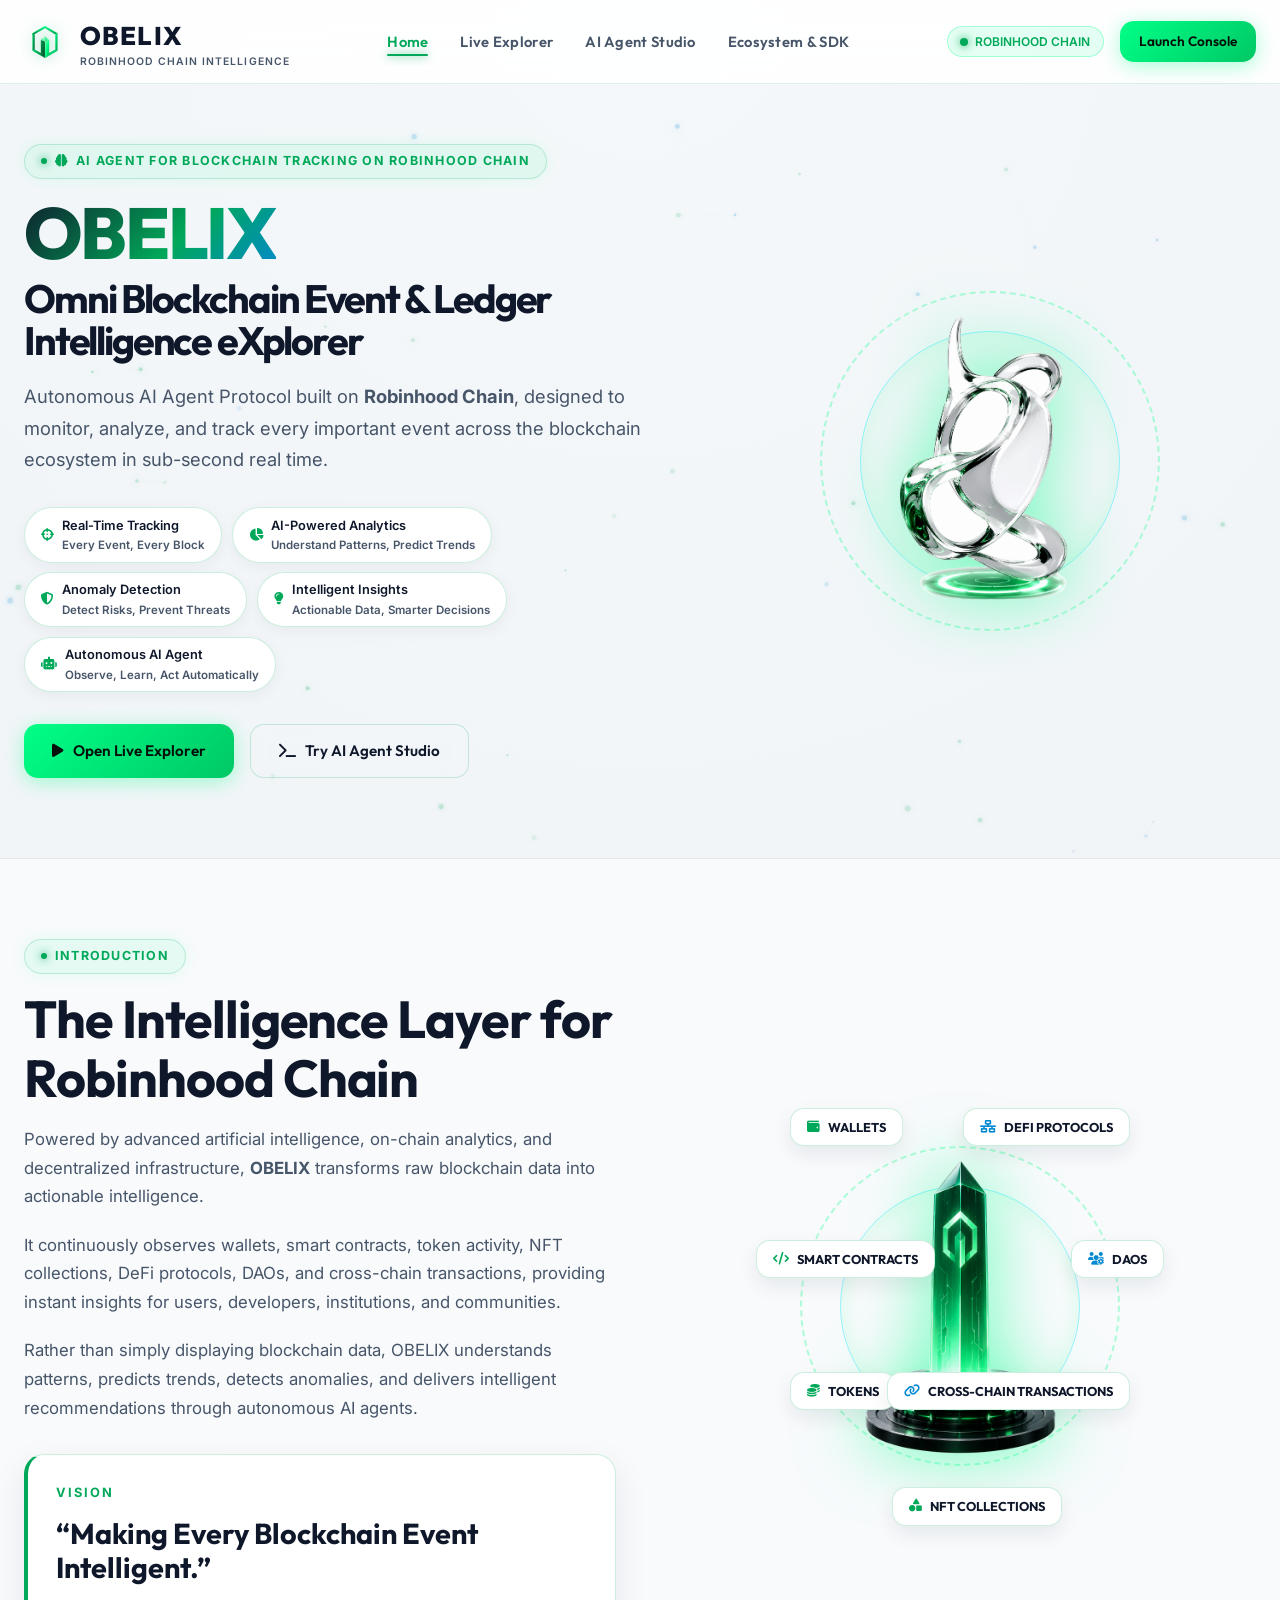
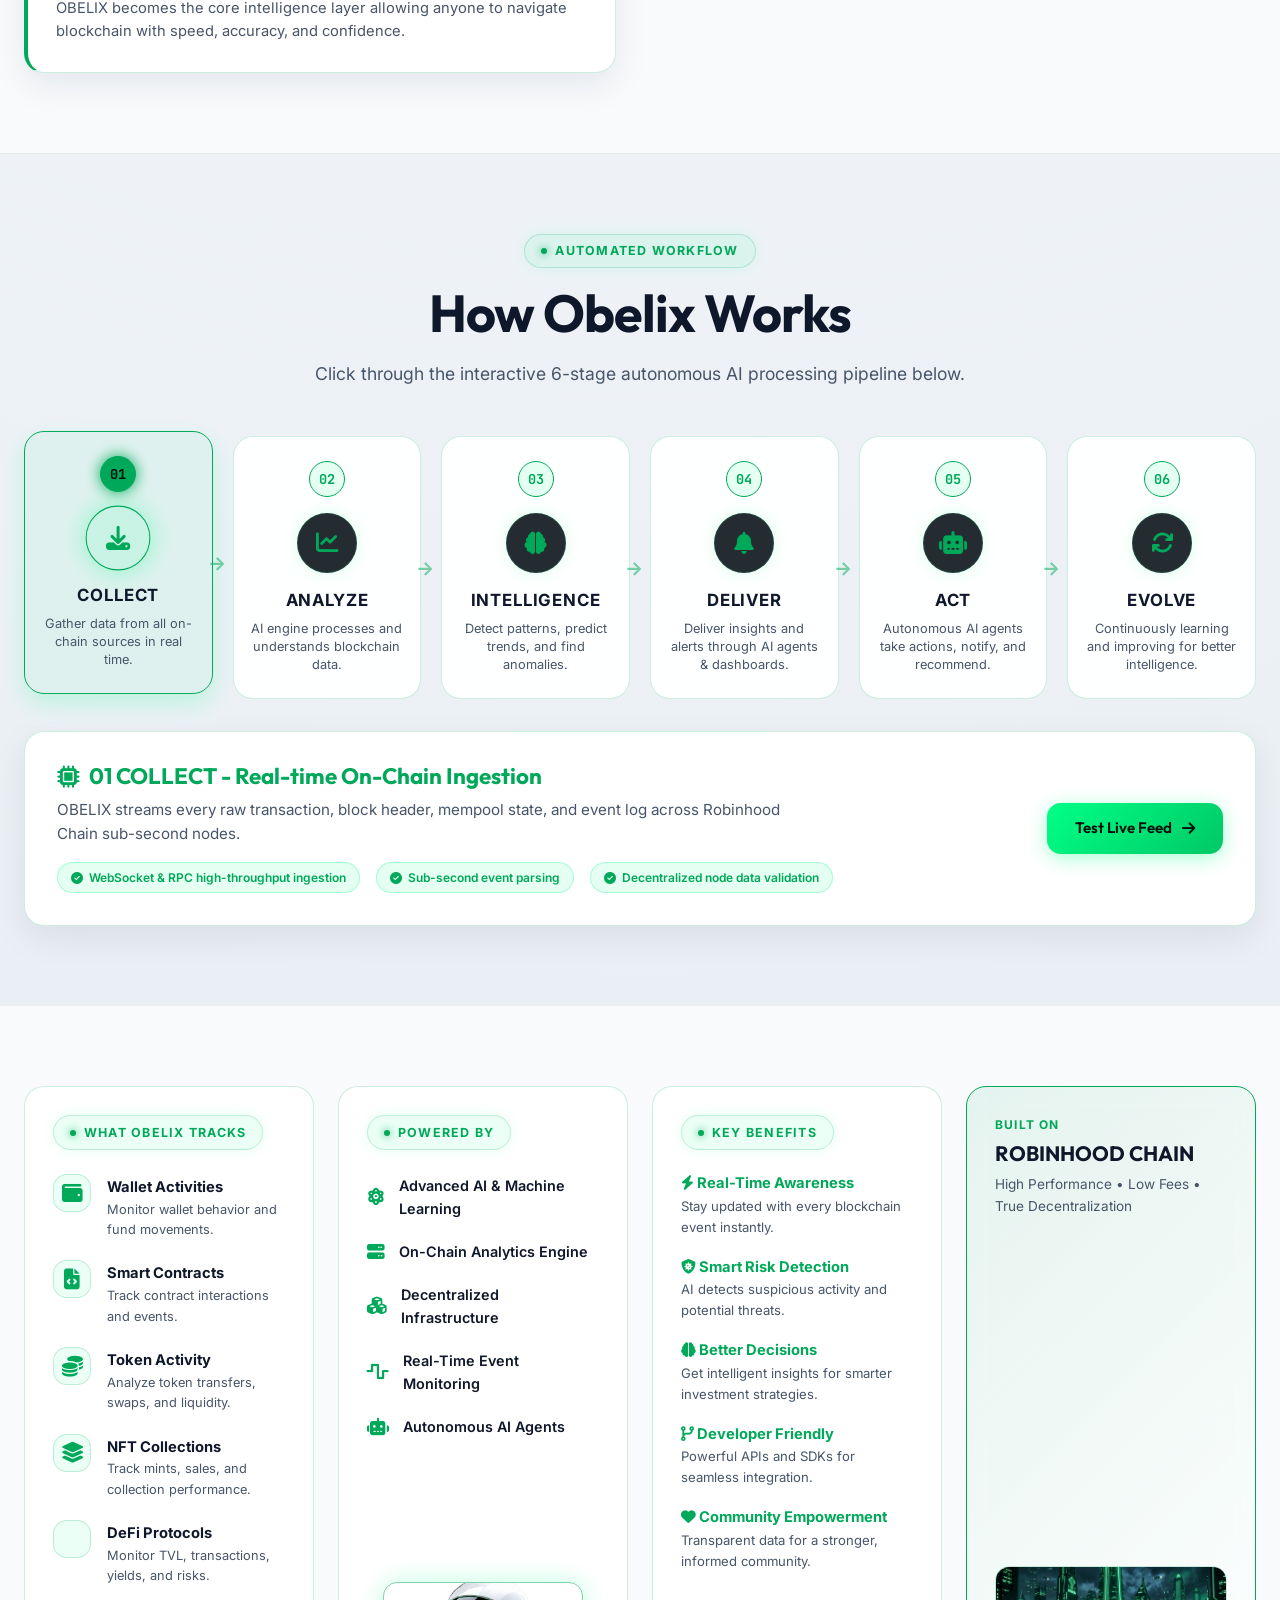
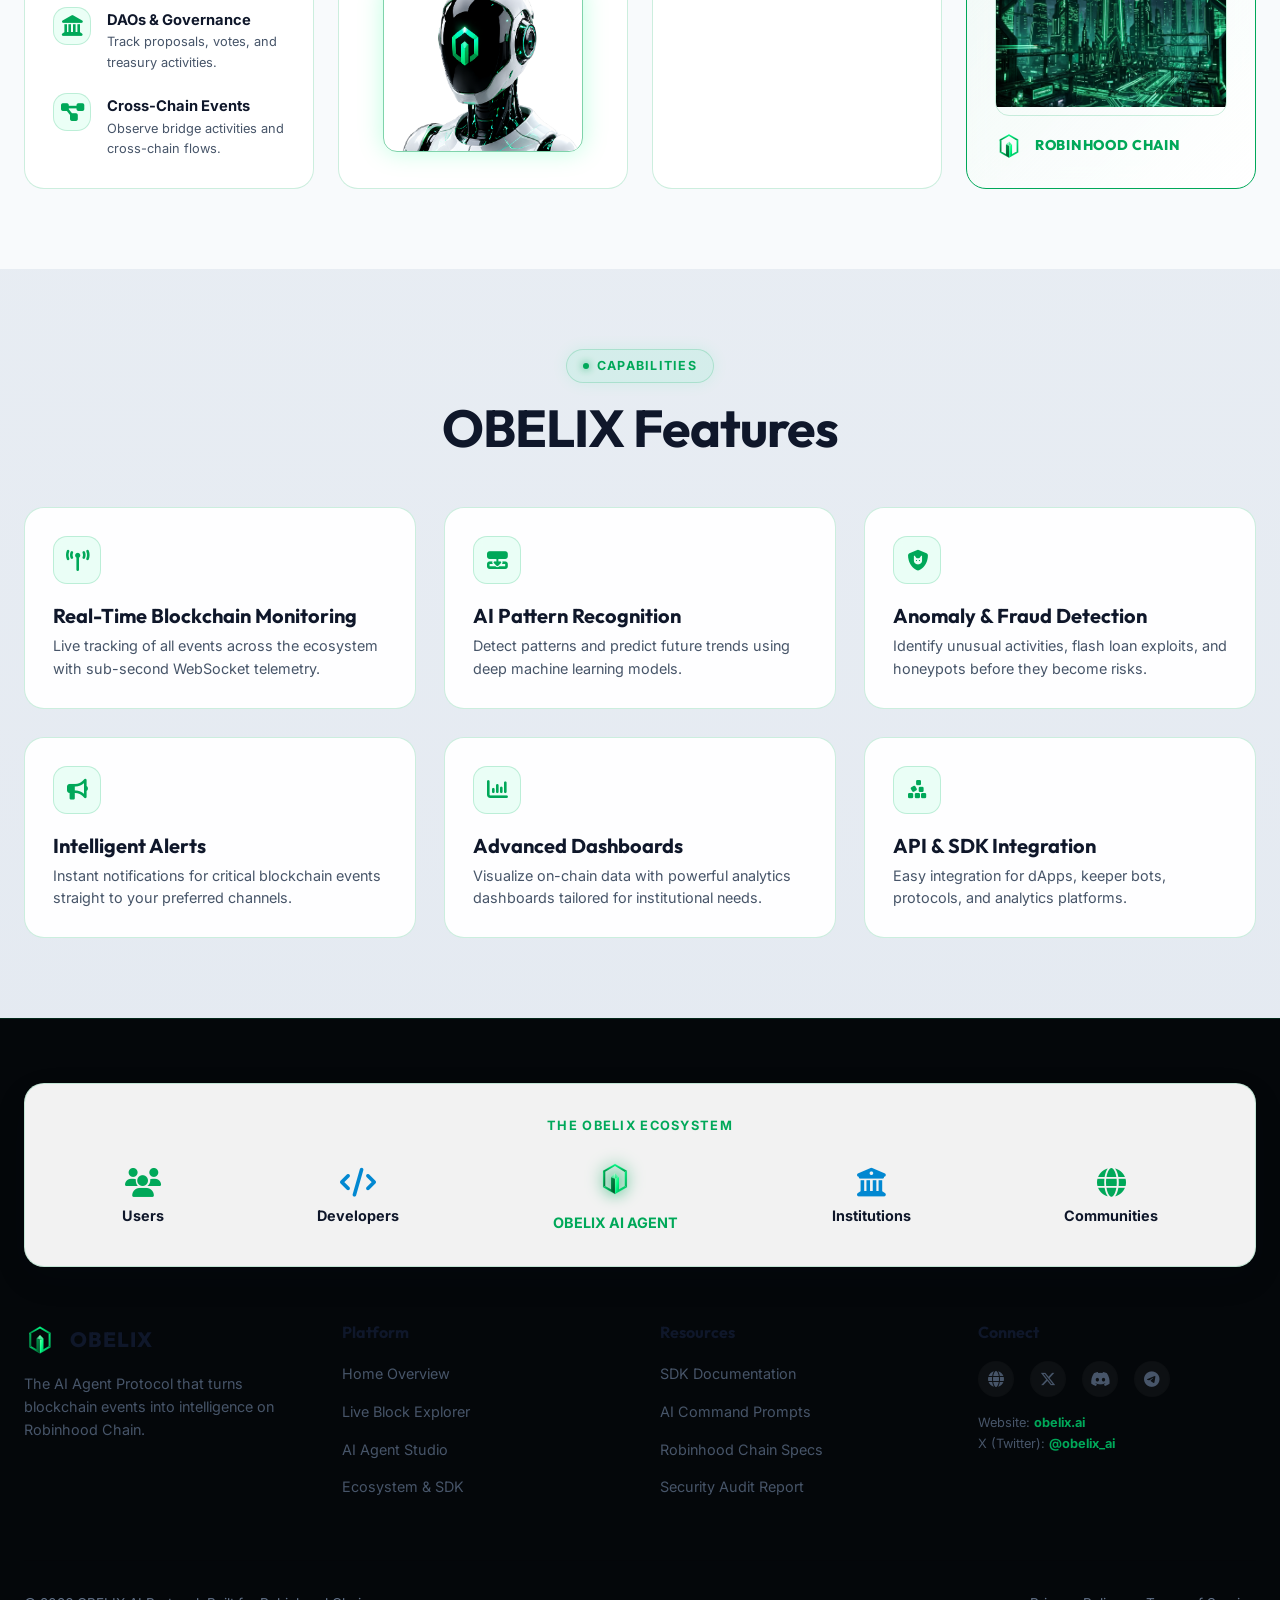
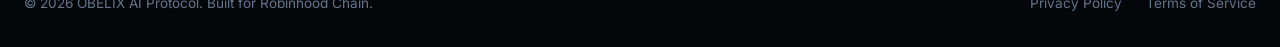
<file: index.html>
<!doctype html>
<html lang="en">
  <head>
    <meta charset="UTF-8" />
    <meta name="viewport" content="width=device-width, initial-scale=1.0" />
    <meta name="virtual-protocol-site-verification" content="8dfc426afd1e9066715aac7f3eaf5a2c" />
    <title>OBELIX - Omni Blockchain Event & Ledger Intelligence eXplorer</title>
    <meta
      name="description"
      content="OBELIX is an autonomous AI Agent Protocol built on Robinhood Chain, designed to monitor, analyze, and track every important event across the blockchain ecosystem in real time."
    />

    <!-- Google Fonts & FontAwesome Icons -->
    <link
      rel="stylesheet"
      href="https://cdnjs.cloudflare.com/ajax/libs/font-awesome/6.4.0/css/all.min.css"
    />

    <!-- Stylesheets -->
    <link rel="stylesheet" href="css/style.css" />
    <link rel="stylesheet" href="css/components.css" />
  </head>

  <body>
    <!-- Ambient Grid & Particle Canvas Background -->
    <canvas id="bg-canvas"></canvas>

    <!-- ==========================================
       1. NAVBAR NAVIGATION
       ========================================== -->
    <nav class="navbar">
      <div class="container nav-container">
        <a href="index.html" class="brand-logo">
          <div class="logo-icon">
            <img
              src="assets/logo.svg"
              alt="OBELIX Logo"
              width="38"
              height="38"
            />
          </div>
          <div>
            <span class="brand-title">OBELIX</span>
            <span class="brand-tagline">Robinhood Chain Intelligence</span>
          </div>
        </a>

        <ul class="nav-menu">
          <li><a href="index.html" class="nav-link active">Home</a></li>
          <li><a href="explorer.html" class="nav-link">Live Explorer</a></li>
          <li><a href="agent.html" class="nav-link">AI Agent Studio</a></li>
          <li><a href="ecosystem.html" class="nav-link">Ecosystem & SDK</a></li>
        </ul>

        <div class="nav-right">
          <span class="pulse-badge" id="nav-network-status">
            <span class="dot"></span> ROBINHOOD CHAIN
          </span>
          <a
            href="explorer.html"
            class="btn btn-primary"
            style="padding: 0.6rem 1.2rem; font-size: 0.85rem"
          >
            Launch Console
          </a>
          <button class="hamburger" aria-label="Toggle navigation">
            <i class="fas fa-bars"></i>
          </button>
        </div>
      </div>
    </nav>

    <!-- ==========================================
       2. HERO SECTION (Infographic Header)
       ========================================== -->
    <section class="hero">
      <div class="container">
        <div class="hero-layout">
          <div>
            <div class="section-tag">
              <i class="fas fa-brain"></i> AI AGENT FOR BLOCKCHAIN TRACKING ON
              ROBINHOOD CHAIN
            </div>

            <h1 class="hero-title">
              <span class="gradient-text">OBELIX</span><br />
              <span
                style="
                  font-size: 0.55em;
                  font-weight: 700;
                  color: var(--text-main);
                  display: block;
                  margin-top: 0.5rem;
                "
              >
                Omni Blockchain Event & Ledger Intelligence eXplorer
              </span>
            </h1>

            <p class="hero-description">
              Autonomous AI Agent Protocol built on
              <strong>Robinhood Chain</strong>, designed to monitor, analyze,
              and track every important event across the blockchain ecosystem in
              sub-second real time.
            </p>

            <!-- Infographic Feature Pills -->
            <div class="hero-badge-group">
              <div class="pill-badge">
                <i class="fas fa-crosshairs"></i>
                <div>
                  Real-Time Tracking <span>Every Event, Every Block</span>
                </div>
              </div>
              <div class="pill-badge">
                <i class="fas fa-chart-pie"></i>
                <div>
                  AI-Powered Analytics
                  <span>Understand Patterns, Predict Trends</span>
                </div>
              </div>
              <div class="pill-badge">
                <i class="fas fa-shield-halved"></i>
                <div>
                  Anomaly Detection <span>Detect Risks, Prevent Threats</span>
                </div>
              </div>
              <div class="pill-badge">
                <i class="fas fa-lightbulb"></i>
                <div>
                  Intelligent Insights
                  <span>Actionable Data, Smarter Decisions</span>
                </div>
              </div>
              <div class="pill-badge">
                <i class="fas fa-robot"></i>
                <div>
                  Autonomous AI Agent
                  <span>Observe, Learn, Act Automatically</span>
                </div>
              </div>
            </div>

            <div
              style="
                display: flex;
                gap: 1rem;
                margin-top: 2rem;
                flex-wrap: wrap;
              "
            >
              <a href="explorer.html" class="btn btn-primary">
                <i class="fas fa-play"></i> Open Live Explorer
              </a>
              <a href="agent.html" class="btn btn-secondary">
                <i class="fas fa-terminal"></i> Try AI Agent Studio
              </a>
            </div>
          </div>

          <!-- Hero Right Visual: Futuristic 3D Liquid Chrome Sculpture -->
          <div class="hero-visual">
            <div class="obelisk-platform" style="width: 380px; height: 380px">
              <div class="glowing-ring"></div>
              <div class="glowing-ring-inner"></div>
              <img
                src="assets/hero_liquid_chrome.png"
                alt="OBELIX 3D Liquid Chrome Sculpture"
                class="central-obelisk-img"
                style="
                  width: 300px;
                  height: 300px;
                  object-fit: contain;
                  filter: drop-shadow(0 0 35px rgba(0, 255, 135, 0.5));
                  border-radius: 50%;
                "
              />
            </div>
          </div>
        </div>
      </div>
    </section>

    <!-- ==========================================
       3. INTRODUCTION & VISION SECTION
       ========================================== -->
    <section
      class="section"
      style="
        background: var(--bg-surface);
        border-top: 1px solid var(--border-subtle);
        border-bottom: 1px solid var(--border-subtle);
      "
    >
      <div class="container">
        <div class="grid-2" style="align-items: center; gap: 3rem">
          <!-- Left Side: Text & Vision Box -->
          <div>
            <div class="section-tag">INTRODUCTION</div>
            <h2 class="section-title">
              The Intelligence Layer for Robinhood Chain
            </h2>
            <p
              style="
                color: var(--text-muted);
                font-size: 1.05rem;
                line-height: 1.7;
                margin-bottom: 1.25rem;
              "
            >
              Powered by advanced artificial intelligence, on-chain analytics,
              and decentralized infrastructure,
              <strong>OBELIX</strong> transforms raw blockchain data into
              actionable intelligence.
            </p>
            <p
              style="
                color: var(--text-muted);
                font-size: 1.05rem;
                line-height: 1.7;
                margin-bottom: 1.25rem;
              "
            >
              It continuously observes wallets, smart contracts, token activity,
              NFT collections, DeFi protocols, DAOs, and cross-chain
              transactions, providing instant insights for users, developers,
              institutions, and communities.
            </p>
            <p
              style="
                color: var(--text-muted);
                font-size: 1.05rem;
                line-height: 1.7;
                margin-bottom: 2rem;
              "
            >
              Rather than simply displaying blockchain data, OBELIX understands
              patterns, predicts trends, detects anomalies, and delivers
              intelligent recommendations through autonomous AI agents.
            </p>

            <!-- Vision Card -->
            <div
              class="glass-card"
              style="
                border-left: 4px solid var(--accent-primary);
                background: #ffffff;
                box-shadow: var(--shadow-card);
              "
            >
              <div
                style="
                  font-size: 0.8rem;
                  font-weight: 700;
                  color: var(--accent-primary);
                  letter-spacing: 0.15em;
                  margin-bottom: 0.75rem;
                "
              >
                VISION
              </div>
              <blockquote
                style="
                  font-family: var(--font-heading);
                  font-size: 1.8rem;
                  font-weight: 700;
                  color: var(--text-main);
                  line-height: 1.2;
                  margin-bottom: 0.75rem;
                "
              >
                “Making Every Blockchain Event Intelligent.”
              </blockquote>
              <p style="color: var(--text-muted); font-size: 0.92rem">
                OBELIX becomes the core intelligence layer allowing anyone to
                navigate blockchain with speed, accuracy, and confidence.
              </p>
            </div>
          </div>

          <!-- Right Side: 3D Obelisk Pedestal & Interactive Connected Nodes Network -->
          <div class="hero-visual" style="min-height: 500px">
            <div class="obelisk-platform" style="width: 340px; height: 440px">
              <div
                class="glowing-ring"
                style="width: 320px; height: 320px"
              ></div>
              <div
                class="glowing-ring-inner"
                style="width: 240px; height: 240px"
              ></div>
              <img
                src="assets/central_obelisk_pedestal.png"
                alt="Central Obelisk Pedestal"
                class="central-obelisk-img"
                style="
                  width: 260px;
                  height: 320px;
                  object-fit: contain;
                  border-radius: var(--radius-lg);
                "
              />

              <!-- Floating Connected Ecosystem Nodes -->
              <div
                class="node-chip node-wallets"
                title="Monitor wallet behavior & fund movements"
              >
                <i
                  class="fas fa-wallet"
                  style="color: var(--accent-primary)"
                ></i>
                WALLETS
              </div>
              <div
                class="node-chip node-defi"
                title="Monitor TVL, transactions, yields, & risks"
              >
                <i
                  class="fas fa-network-wired"
                  style="color: var(--accent-cyan)"
                ></i>
                DEFI PROTOCOLS
              </div>
              <div
                class="node-chip node-contracts"
                title="Track contract interactions and events"
              >
                <i class="fas fa-code" style="color: var(--accent-primary)"></i>
                SMART CONTRACTS
              </div>
              <div
                class="node-chip node-daos"
                title="Track proposals, votes, and treasury activities"
              >
                <i
                  class="fas fa-users-gear"
                  style="color: var(--accent-cyan)"
                ></i>
                DAOS
              </div>
              <div
                class="node-chip node-tokens"
                title="Analyze token transfers, swaps, and liquidity"
              >
                <i
                  class="fas fa-coins"
                  style="color: var(--accent-primary)"
                ></i>
                TOKENS
              </div>
              <div
                class="node-chip node-crosschain"
                title="Observe bridge activities and cross-chain flows"
              >
                <i class="fas fa-link" style="color: var(--accent-cyan)"></i>
                CROSS-CHAIN TRANSACTIONS
              </div>
              <div
                class="node-chip node-nfts"
                title="Track mints, sales, and collection performance"
              >
                <i
                  class="fas fa-shapes"
                  style="color: var(--accent-primary)"
                ></i>
                NFT COLLECTIONS
              </div>
            </div>
          </div>
        </div>
      </div>
    </section>

    <!-- ==========================================
       4. HOW OBELIX WORKS (Interactive Step Pipeline)
       ========================================== -->
    <section class="section">
      <div class="container">
        <div style="text-align: center; margin-bottom: 3rem">
          <div class="section-tag">AUTOMATED WORKFLOW</div>
          <h2 class="section-title">How Obelix Works</h2>
          <p class="section-subtitle" style="margin: 0 auto">
            Click through the interactive 6-stage autonomous AI processing
            pipeline below.
          </p>
        </div>

        <!-- 6 Steps Pipeline Grid -->
        <div class="pipeline-grid">
          <div class="pipeline-card active" data-step="01">
            <div class="step-num">01</div>
            <div class="step-icon"><i class="fas fa-download"></i></div>
            <div class="step-title">COLLECT</div>
            <div class="step-desc">
              Gather data from all on-chain sources in real time.
            </div>
          </div>

          <div class="pipeline-card" data-step="02">
            <div class="step-num">02</div>
            <div class="step-icon"><i class="fas fa-chart-line"></i></div>
            <div class="step-title">ANALYZE</div>
            <div class="step-desc">
              AI engine processes and understands blockchain data.
            </div>
          </div>

          <div class="pipeline-card" data-step="03">
            <div class="step-num">03</div>
            <div class="step-icon"><i class="fas fa-brain"></i></div>
            <div class="step-title">INTELLIGENCE</div>
            <div class="step-desc">
              Detect patterns, predict trends, and find anomalies.
            </div>
          </div>

          <div class="pipeline-card" data-step="04">
            <div class="step-num">04</div>
            <div class="step-icon"><i class="fas fa-bell"></i></div>
            <div class="step-title">DELIVER</div>
            <div class="step-desc">
              Deliver insights and alerts through AI agents & dashboards.
            </div>
          </div>

          <div class="pipeline-card" data-step="05">
            <div class="step-num">05</div>
            <div class="step-icon"><i class="fas fa-robot"></i></div>
            <div class="step-title">ACT</div>
            <div class="step-desc">
              Autonomous AI agents take actions, notify, and recommend.
            </div>
          </div>

          <div class="pipeline-card" data-step="06">
            <div class="step-num">06</div>
            <div class="step-icon"><i class="fas fa-arrows-rotate"></i></div>
            <div class="step-title">EVOLVE</div>
            <div class="step-desc">
              Continuously learning and improving for better intelligence.
            </div>
          </div>
        </div>

        <!-- Dynamic Active Step Details Panel -->
        <div id="pipeline-detail-content" class="pipeline-detail-box">
          <!-- Javascript dynamically injects step details -->
        </div>
      </div>
    </section>

    <!-- ==========================================
       5. WHAT OBELIX TRACKS, POWERED BY, KEY BENEFITS & BUILT ON ROBINHOOD CHAIN
       ========================================== -->
    <section class="section" style="background: var(--bg-surface)">
      <div class="container">
        <div class="grid-4">
          <!-- Column 1: What Obelix Tracks -->
          <div class="glass-card">
            <div class="section-tag" style="margin-bottom: 1.5rem">
              WHAT OBELIX TRACKS
            </div>

            <ul style="list-style: none">
              <li
                style="
                  margin-bottom: 1.25rem;
                  display: flex;
                  gap: 1rem;
                  align-items: flex-start;
                "
              >
                <div
                  class="track-icon-box"
                  style="
                    margin-bottom: 0;
                    width: 38px;
                    height: 38px;
                    min-width: 38px;
                  "
                >
                  <i class="fas fa-wallet"></i>
                </div>
                <div>
                  <strong style="color: var(--text-main); font-size: 0.92rem"
                    >Wallet Activities</strong
                  >
                  <p style="color: var(--text-muted); font-size: 0.8rem">
                    Monitor wallet behavior and fund movements.
                  </p>
                </div>
              </li>
              <li
                style="
                  margin-bottom: 1.25rem;
                  display: flex;
                  gap: 1rem;
                  align-items: flex-start;
                "
              >
                <div
                  class="track-icon-box"
                  style="
                    margin-bottom: 0;
                    width: 38px;
                    height: 38px;
                    min-width: 38px;
                  "
                >
                  <i class="fas fa-file-code"></i>
                </div>
                <div>
                  <strong style="color: var(--text-main); font-size: 0.92rem"
                    >Smart Contracts</strong
                  >
                  <p style="color: var(--text-muted); font-size: 0.8rem">
                    Track contract interactions and events.
                  </p>
                </div>
              </li>
              <li
                style="
                  margin-bottom: 1.25rem;
                  display: flex;
                  gap: 1rem;
                  align-items: flex-start;
                "
              >
                <div
                  class="track-icon-box"
                  style="
                    margin-bottom: 0;
                    width: 38px;
                    height: 38px;
                    min-width: 38px;
                  "
                >
                  <i class="fas fa-coins"></i>
                </div>
                <div>
                  <strong style="color: var(--text-main); font-size: 0.92rem"
                    >Token Activity</strong
                  >
                  <p style="color: var(--text-muted); font-size: 0.8rem">
                    Analyze token transfers, swaps, and liquidity.
                  </p>
                </div>
              </li>
              <li
                style="
                  margin-bottom: 1.25rem;
                  display: flex;
                  gap: 1rem;
                  align-items: flex-start;
                "
              >
                <div
                  class="track-icon-box"
                  style="
                    margin-bottom: 0;
                    width: 38px;
                    height: 38px;
                    min-width: 38px;
                  "
                >
                  <i class="fas fa-layer-group"></i>
                </div>
                <div>
                  <strong style="color: var(--text-main); font-size: 0.92rem"
                    >NFT Collections</strong
                  >
                  <p style="color: var(--text-muted); font-size: 0.8rem">
                    Track mints, sales, and collection performance.
                  </p>
                </div>
              </li>
              <li
                style="
                  margin-bottom: 1.25rem;
                  display: flex;
                  gap: 1rem;
                  align-items: flex-start;
                "
              >
                <div
                  class="track-icon-box"
                  style="
                    margin-bottom: 0;
                    width: 38px;
                    height: 38px;
                    min-width: 38px;
                  "
                >
                  <i class="fas fa-chart-candlestick"></i>
                </div>
                <div>
                  <strong style="color: var(--text-main); font-size: 0.92rem"
                    >DeFi Protocols</strong
                  >
                  <p style="color: var(--text-muted); font-size: 0.8rem">
                    Monitor TVL, transactions, yields, and risks.
                  </p>
                </div>
              </li>
              <li
                style="
                  margin-bottom: 1.25rem;
                  display: flex;
                  gap: 1rem;
                  align-items: flex-start;
                "
              >
                <div
                  class="track-icon-box"
                  style="
                    margin-bottom: 0;
                    width: 38px;
                    height: 38px;
                    min-width: 38px;
                  "
                >
                  <i class="fas fa-landmark"></i>
                </div>
                <div>
                  <strong style="color: var(--text-main); font-size: 0.92rem"
                    >DAOs & Governance</strong
                  >
                  <p style="color: var(--text-muted); font-size: 0.8rem">
                    Track proposals, votes, and treasury activities.
                  </p>
                </div>
              </li>
              <li style="display: flex; gap: 1rem; align-items: flex-start">
                <div
                  class="track-icon-box"
                  style="
                    margin-bottom: 0;
                    width: 38px;
                    height: 38px;
                    min-width: 38px;
                  "
                >
                  <i class="fas fa-diagram-project"></i>
                </div>
                <div>
                  <strong style="color: var(--text-main); font-size: 0.92rem"
                    >Cross-Chain Events</strong
                  >
                  <p style="color: var(--text-muted); font-size: 0.8rem">
                    Observe bridge activities and cross-chain flows.
                  </p>
                </div>
              </li>
            </ul>
          </div>

          <!-- Column 2: Powered By -->
          <div
            class="glass-card"
            style="
              display: flex;
              flex-direction: column;
              justify-content: space-between;
            "
          >
            <div>
              <div class="section-tag" style="margin-bottom: 1.5rem">
                POWERED BY
              </div>
              <ul style="list-style: none">
                <li
                  style="
                    margin-bottom: 1.25rem;
                    display: flex;
                    gap: 0.85rem;
                    align-items: center;
                  "
                >
                  <i
                    class="fas fa-atom"
                    style="color: var(--accent-primary); font-size: 1.1rem"
                  ></i>
                  <span
                    style="
                      color: var(--text-main);
                      font-weight: 600;
                      font-size: 0.9rem;
                    "
                    >Advanced AI & Machine Learning</span
                  >
                </li>
                <li
                  style="
                    margin-bottom: 1.25rem;
                    display: flex;
                    gap: 0.85rem;
                    align-items: center;
                  "
                >
                  <i
                    class="fas fa-server"
                    style="color: var(--accent-primary); font-size: 1.1rem"
                  ></i>
                  <span
                    style="
                      color: var(--text-main);
                      font-weight: 600;
                      font-size: 0.9rem;
                    "
                    >On-Chain Analytics Engine</span
                  >
                </li>
                <li
                  style="
                    margin-bottom: 1.25rem;
                    display: flex;
                    gap: 0.85rem;
                    align-items: center;
                  "
                >
                  <i
                    class="fas fa-cubes"
                    style="color: var(--accent-primary); font-size: 1.1rem"
                  ></i>
                  <span
                    style="
                      color: var(--text-main);
                      font-weight: 600;
                      font-size: 0.9rem;
                    "
                    >Decentralized Infrastructure</span
                  >
                </li>
                <li
                  style="
                    margin-bottom: 1.25rem;
                    display: flex;
                    gap: 0.85rem;
                    align-items: center;
                  "
                >
                  <i
                    class="fas fa-wave-square"
                    style="color: var(--accent-primary); font-size: 1.1rem"
                  ></i>
                  <span
                    style="
                      color: var(--text-main);
                      font-weight: 600;
                      font-size: 0.9rem;
                    "
                    >Real-Time Event Monitoring</span
                  >
                </li>
                <li style="display: flex; gap: 0.85rem; align-items: center">
                  <i
                    class="fas fa-robot"
                    style="color: var(--accent-primary); font-size: 1.1rem"
                  ></i>
                  <span
                    style="
                      color: var(--text-main);
                      font-weight: 600;
                      font-size: 0.9rem;
                    "
                    >Autonomous AI Agents</span
                  >
                </li>
              </ul>
            </div>

            <div style="margin-top: 2rem; text-align: center">
              <img
                src="assets/cyber_ai_head.png"
                alt="Obelix Cyber AI Agent"
                style="
                  width: 100%;
                  max-width: 200px;
                  height: 170px;
                  object-fit: cover;
                  border-radius: var(--radius-md);
                  border: 1px solid var(--border-highlight);
                  box-shadow: 0 0 25px rgba(0, 255, 135, 0.25);
                "
              />
            </div>
          </div>

          <!-- Column 3: Key Benefits -->
          <div class="glass-card">
            <div class="section-tag" style="margin-bottom: 1.25rem">
              KEY BENEFITS
            </div>
            <ul style="list-style: none">
              <li style="margin-bottom: 1rem">
                <strong style="color: var(--accent-primary); font-size: 0.92rem"
                  ><i class="fas fa-bolt"></i> Real-Time Awareness</strong
                >
                <p style="color: var(--text-muted); font-size: 0.82rem">
                  Stay updated with every blockchain event instantly.
                </p>
              </li>
              <li style="margin-bottom: 1rem">
                <strong style="color: var(--accent-primary); font-size: 0.92rem"
                  ><i class="fas fa-shield-virus"></i> Smart Risk
                  Detection</strong
                >
                <p style="color: var(--text-muted); font-size: 0.82rem">
                  AI detects suspicious activity and potential threats.
                </p>
              </li>
              <li style="margin-bottom: 1rem">
                <strong style="color: var(--accent-primary); font-size: 0.92rem"
                  ><i class="fas fa-brain"></i> Better Decisions</strong
                >
                <p style="color: var(--text-muted); font-size: 0.82rem">
                  Get intelligent insights for smarter investment strategies.
                </p>
              </li>
              <li style="margin-bottom: 1rem">
                <strong style="color: var(--accent-primary); font-size: 0.92rem"
                  ><i class="fas fa-code-branch"></i> Developer Friendly</strong
                >
                <p style="color: var(--text-muted); font-size: 0.82rem">
                  Powerful APIs and SDKs for seamless integration.
                </p>
              </li>
              <li>
                <strong style="color: var(--accent-primary); font-size: 0.92rem"
                  ><i class="fas fa-heart"></i> Community Empowerment</strong
                >
                <p style="color: var(--text-muted); font-size: 0.82rem">
                  Transparent data for a stronger, informed community.
                </p>
              </li>
            </ul>
          </div>

          <!-- Column 4: Built On Robinhood Chain -->
          <div
            class="glass-card"
            style="
              background: linear-gradient(
                135deg,
                rgba(0, 168, 89, 0.08) 0%,
                #ffffff 100%
              );
              border-color: var(--accent-primary);
              position: relative;
              overflow: hidden;
              display: flex;
              flex-direction: column;
              justify-content: space-between;
            "
          >
            <div>
              <div
                style="
                  font-size: 0.75rem;
                  font-weight: 700;
                  color: var(--accent-primary);
                  letter-spacing: 0.1em;
                  margin-bottom: 0.5rem;
                "
              >
                BUILT ON
              </div>
              <h3
                style="
                  font-size: 1.3rem;
                  color: var(--text-main);
                  margin-bottom: 0.5rem;
                "
              >
                ROBINHOOD CHAIN
              </h3>
              <p
                style="
                  color: var(--text-muted);
                  font-size: 0.85rem;
                  margin-bottom: 1rem;
                "
              >
                High Performance • Low Fees • True Decentralization
              </p>
            </div>

            <div>
              <div
                style="
                  margin-bottom: 1rem;
                  border-radius: var(--radius-md);
                  overflow: hidden;
                  border: 1px solid var(--border-color);
                "
              >
                <img
                  src="assets/robinhood_city_obelisk.png"
                  alt="Robinhood Chain Cyber Obelisk City"
                  style="width: 100%; height: 140px; object-fit: cover"
                />
              </div>
              <div
                class="flex-center"
                style="gap: 0.75rem; justify-content: flex-start"
              >
                <img
                  src="assets/logo.svg"
                  width="28"
                  height="28"
                  alt="Robinhood Chain Logo"
                />
                <span
                  style="
                    font-family: var(--font-heading);
                    font-weight: 800;
                    letter-spacing: 0.05em;
                    color: var(--accent-primary);
                    font-size: 0.88rem;
                  "
                  >ROBINHOOD CHAIN</span
                >
              </div>
            </div>
          </div>
        </div>
      </div>
    </section>

    <!-- ==========================================
       6. OBELIX FEATURES GRID
       ========================================== -->
    <section class="section">
      <div class="container">
        <div style="text-align: center; margin-bottom: 3rem">
          <div class="section-tag">CAPABILITIES</div>
          <h2 class="section-title">OBELIX Features</h2>
        </div>

        <div class="grid-3">
          <div class="glass-card">
            <div class="track-icon-box">
              <i class="fas fa-tower-broadcast"></i>
            </div>
            <h3 class="track-card-title">Real-Time Blockchain Monitoring</h3>
            <p class="track-card-desc">
              Live tracking of all events across the ecosystem with sub-second
              WebSocket telemetry.
            </p>
          </div>

          <div class="glass-card">
            <div class="track-icon-box">
              <i class="fas fa-diagram-next"></i>
            </div>
            <h3 class="track-card-title">AI Pattern Recognition</h3>
            <p class="track-card-desc">
              Detect patterns and predict future trends using deep machine
              learning models.
            </p>
          </div>

          <div class="glass-card">
            <div class="track-icon-box"><i class="fas fa-shield-cat"></i></div>
            <h3 class="track-card-title">Anomaly & Fraud Detection</h3>
            <p class="track-card-desc">
              Identify unusual activities, flash loan exploits, and honeypots
              before they become risks.
            </p>
          </div>

          <div class="glass-card">
            <div class="track-icon-box"><i class="fas fa-bullhorn"></i></div>
            <h3 class="track-card-title">Intelligent Alerts</h3>
            <p class="track-card-desc">
              Instant notifications for critical blockchain events straight to
              your preferred channels.
            </p>
          </div>

          <div class="glass-card">
            <div class="track-icon-box">
              <i class="fas fa-chart-column"></i>
            </div>
            <h3 class="track-card-title">Advanced Dashboards</h3>
            <p class="track-card-desc">
              Visualize on-chain data with powerful analytics dashboards
              tailored for institutional needs.
            </p>
          </div>

          <div class="glass-card">
            <div class="track-icon-box">
              <i class="fas fa-cubes-stacked"></i>
            </div>
            <h3 class="track-card-title">API & SDK Integration</h3>
            <p class="track-card-desc">
              Easy integration for dApps, keeper bots, protocols, and analytics
              platforms.
            </p>
          </div>
        </div>
      </div>
    </section>

    <!-- ==========================================
       7. THE OBELIX ECOSYSTEM & FOOTER
       ========================================== -->
    <footer class="footer">
      <div class="container">
        <!-- Ecosystem Stakeholders Bar -->
        <div
          style="
            background: var(--bg-card);
            box-shadow: var(--shadow-card);
            border: 1px solid var(--border-color);
            border-radius: var(--radius-lg);
            padding: 2rem;
            margin-bottom: 3.5rem;
          "
        >
          <div
            style="
              text-align: center;
              font-size: 0.8rem;
              font-weight: 700;
              color: var(--accent-primary);
              letter-spacing: 0.1em;
              margin-bottom: 1.5rem;
            "
          >
            THE OBELIX ECOSYSTEM
          </div>
          <div
            class="flex-between"
            style="
              flex-wrap: wrap;
              gap: 1.5rem;
              justify-content: space-around;
              text-align: center;
            "
          >
            <div>
              <i
                class="fas fa-users"
                style="
                  font-size: 1.8rem;
                  color: var(--accent-primary);
                  margin-bottom: 0.4rem;
                "
              ></i>
              <div style="font-weight: 700; font-size: 0.9rem">Users</div>
            </div>
            <div>
              <i
                class="fas fa-code"
                style="
                  font-size: 1.8rem;
                  color: var(--accent-cyan);
                  margin-bottom: 0.4rem;
                "
              ></i>
              <div style="font-weight: 700; font-size: 0.9rem">Developers</div>
            </div>
            <div>
              <img
                src="assets/logo.svg"
                width="36"
                height="36"
                alt="Obelix AI"
                style="
                  margin-bottom: 0.4rem;
                  filter: drop-shadow(0 0 8px var(--accent-primary));
                "
              />
              <div
                style="
                  font-weight: 700;
                  font-size: 0.9rem;
                  color: var(--accent-primary);
                "
              >
                OBELIX AI AGENT
              </div>
            </div>
            <div>
              <i
                class="fas fa-building-columns"
                style="
                  font-size: 1.8rem;
                  color: var(--accent-cyan);
                  margin-bottom: 0.4rem;
                "
              ></i>
              <div style="font-weight: 700; font-size: 0.9rem">
                Institutions
              </div>
            </div>
            <div>
              <i
                class="fas fa-globe"
                style="
                  font-size: 1.8rem;
                  color: var(--accent-primary);
                  margin-bottom: 0.4rem;
                "
              ></i>
              <div style="font-weight: 700; font-size: 0.9rem">Communities</div>
            </div>
          </div>
        </div>

        <div class="footer-grid">
          <div class="footer-brand">
            <a href="index.html" class="brand-logo" style="margin-bottom: 1rem">
              <img src="assets/logo.svg" width="32" height="32" alt="Logo" />
              <span class="brand-title" style="font-size: 1.3rem">OBELIX</span>
            </a>
            <p>
              The AI Agent Protocol that turns blockchain events into
              intelligence on Robinhood Chain.
            </p>
          </div>

          <div>
            <h4 class="footer-heading">Platform</h4>
            <ul class="footer-links">
              <li><a href="index.html">Home Overview</a></li>
              <li><a href="explorer.html">Live Block Explorer</a></li>
              <li><a href="agent.html">AI Agent Studio</a></li>
              <li><a href="ecosystem.html">Ecosystem & SDK</a></li>
            </ul>
          </div>

          <div>
            <h4 class="footer-heading">Resources</h4>
            <ul class="footer-links">
              <li><a href="ecosystem.html#docs">SDK Documentation</a></li>
              <li><a href="agent.html#prompts">AI Command Prompts</a></li>
              <li>
                <a href="https://robinhood.com" target="_blank"
                  >Robinhood Chain Specs</a
                >
              </li>
              <li><a href="#">Security Audit Report</a></li>
            </ul>
          </div>

          <div>
            <h4 class="footer-heading">Connect</h4>
            <div class="footer-socials" style="margin-bottom: 1rem">
              <a href="https://obelix.ai" class="social-icon" title="obelix.ai"
                ><i class="fas fa-globe"></i
              ></a>
              <a
                href="https://twitter.com/obelix_ai"
                class="social-icon"
                title="@obelix_ai"
                ><i class="fab fa-x-twitter"></i
              ></a>
              <a href="#" class="social-icon" title="Discord"
                ><i class="fab fa-discord"></i
              ></a>
              <a href="#" class="social-icon" title="Telegram"
                ><i class="fab fa-telegram"></i
              ></a>
            </div>
            <p style="font-size: 0.8rem; color: var(--text-muted)">
              Website:
              <strong style="color: var(--accent-primary)">obelix.ai</strong
              ><br />
              X (Twitter):
              <strong style="color: var(--accent-primary)">@obelix_ai</strong>
            </p>
          </div>
        </div>

        <div class="footer-bottom">
          <div>&copy; 2026 OBELIX AI Protocol. Built for Robinhood Chain.</div>
          <div style="display: flex; gap: 1.5rem">
            <a href="#" style="color: var(--text-dark); text-decoration: none"
              >Privacy Policy</a
            >
            <a href="#" style="color: var(--text-dark); text-decoration: none"
              >Terms of Service</a
            >
          </div>
        </div>
      </div>
    </footer>

    <!-- Scripts -->
    <script src="js/main.js"></script>
  </body>
</html>
</file>
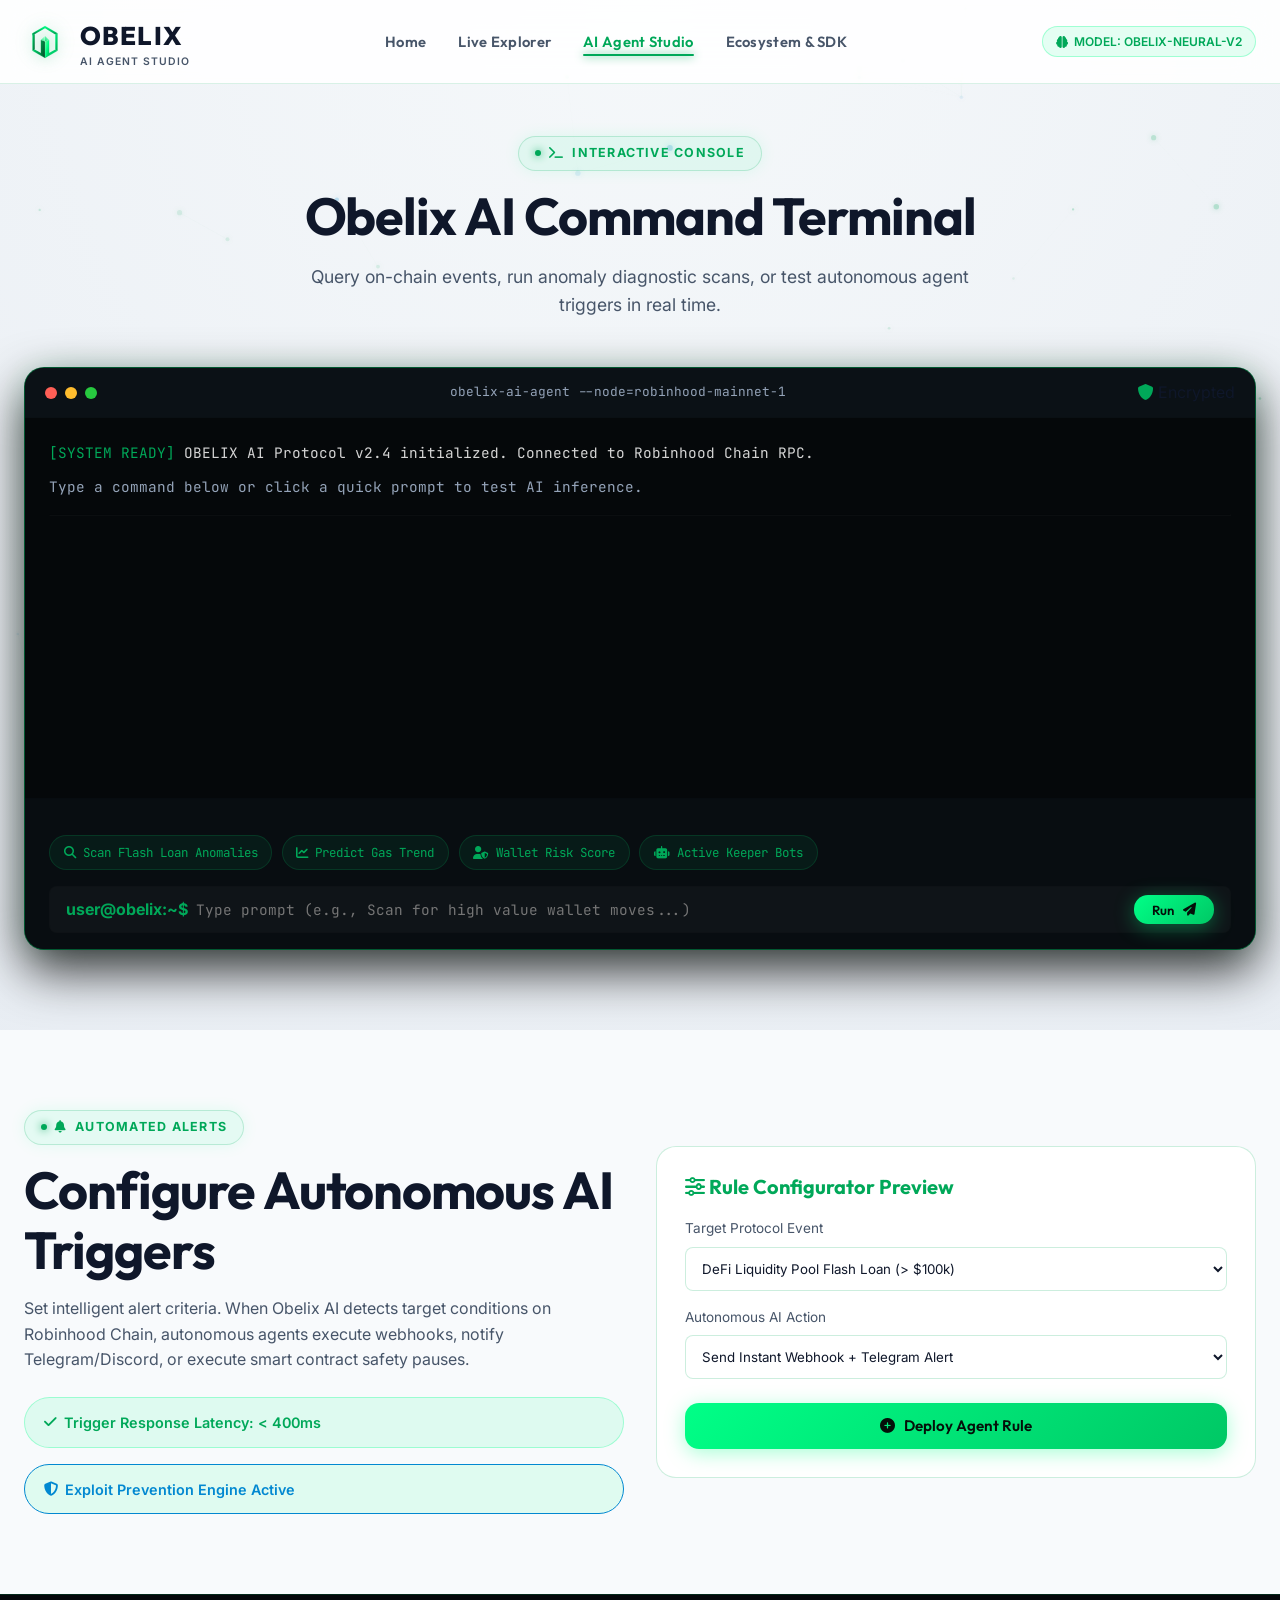
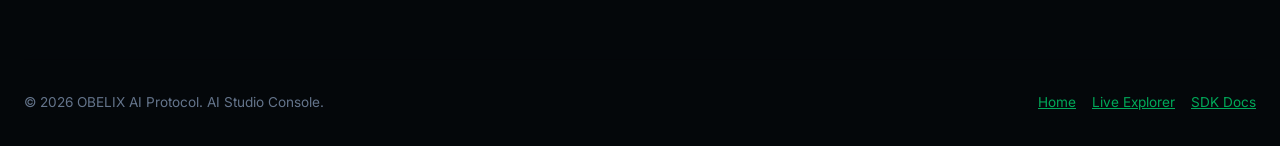
<file: agent.html>
<!DOCTYPE html>
<html lang="en">
<head>
  <meta charset="UTF-8">
  <meta name="viewport" content="width=device-width, initial-scale=1.0">
  <title>AI Agent Studio | OBELIX Intelligence Console</title>
  <meta name="description" content="Interact with Obelix AI Autonomous Agents, query blockchain patterns, and configure intelligent threat alert rules on Robinhood Chain.">
  
  <link rel="stylesheet" href="https://cdnjs.cloudflare.com/ajax/libs/font-awesome/6.4.0/css/all.min.css">
  <link rel="stylesheet" href="css/style.css">
  <link rel="stylesheet" href="css/components.css">
</head>
<body>

  <canvas id="bg-canvas"></canvas>

  <!-- Navbar -->
  <nav class="navbar">
    <div class="container nav-container">
      <a href="index.html" class="brand-logo">
        <div class="logo-icon">
          <img src="assets/logo.svg" alt="OBELIX Logo" width="38" height="38">
        </div>
        <div>
          <span class="brand-title">OBELIX</span>
          <span class="brand-tagline">AI Agent Studio</span>
        </div>
      </a>

      <ul class="nav-menu">
        <li><a href="index.html" class="nav-link">Home</a></li>
        <li><a href="explorer.html" class="nav-link">Live Explorer</a></li>
        <li><a href="agent.html" class="nav-link active">AI Agent Studio</a></li>
        <li><a href="ecosystem.html" class="nav-link">Ecosystem & SDK</a></li>
      </ul>

      <div class="nav-right">
        <span class="pulse-badge">
          <i class="fas fa-brain"></i> MODEL: OBELIX-NEURAL-V2
        </span>
        <button class="hamburger" aria-label="Toggle navigation">
          <i class="fas fa-bars"></i>
        </button>
      </div>
    </div>
  </nav>

  <!-- Hero Section -->
  <section class="section" style="padding-top: 8.5rem;">
    <div class="container">
      <div style="text-align: center; margin-bottom: 3rem;">
        <div class="section-tag"><i class="fas fa-terminal"></i> INTERACTIVE CONSOLE</div>
        <h1 class="section-title">Obelix AI Command Terminal</h1>
        <p class="section-subtitle" style="margin: 0 auto;">
          Query on-chain events, run anomaly diagnostic scans, or test autonomous agent triggers in real time.
        </p>
      </div>

      <!-- Cyberpunk Terminal Window -->
      <div class="terminal-window">
        <div class="terminal-header">
          <div class="terminal-dots">
            <span class="dot-btn dot-red"></span>
            <span class="dot-btn dot-yellow"></span>
            <span class="dot-btn dot-green"></span>
          </div>
          <div class="terminal-title">obelix-ai-agent --node=robinhood-mainnet-1</div>
          <div><i class="fas fa-shield" style="color: var(--accent-primary);"></i> Encrypted</div>
        </div>

        <div class="terminal-body" id="terminal-body">
          <div class="terminal-line">
            <span style="color: var(--accent-primary);">[SYSTEM READY]</span> OBELIX AI Protocol v2.4 initialized. Connected to Robinhood Chain RPC.
          </div>
          <div class="terminal-line">
            <span style="color: #94A3B8;">Type a command below or click a quick prompt to test AI inference.</span>
          </div>
          <hr style="border-color: var(--border-subtle); margin: 1rem 0;">
        </div>

        <div style="padding: 1rem 1.5rem; background: #080D11; border-top: 1px solid var(--border-subtle);">
          <div class="quick-prompts">
            <span class="prompt-chip" data-prompt="Scan last 100 blocks for flash loan arbitrage anomalies">
              <i class="fas fa-search"></i> Scan Flash Loan Anomalies
            </span>
            <span class="prompt-chip" data-prompt="Predict gas price trend for next 60 minutes">
              <i class="fas fa-chart-line"></i> Predict Gas Trend
            </span>
            <span class="prompt-chip" data-prompt="Check risk score for wallet 0x7F2b...4A91">
              <i class="fas fa-user-shield"></i> Wallet Risk Score
            </span>
            <span class="prompt-chip" data-prompt="Show active keeper bots on Robinhood Chain">
              <i class="fas fa-robot"></i> Active Keeper Bots
            </span>
          </div>

          <div class="terminal-input-row">
            <span class="terminal-prompt">user@obelix:~$</span>
            <input type="text" id="terminal-input" class="terminal-input" placeholder="Type prompt (e.g., Scan for high value wallet moves...)" autocomplete="off">
            <button id="terminal-send-btn" class="btn btn-primary" style="padding: 0.4rem 1rem; font-size: 0.82rem; min-width: 80px;">
              Run <i class="fas fa-paper-plane"></i>
            </button>
          </div>
        </div>
      </div>
    </div>
  </section>

  <!-- Interactive Alert Rules Builder Section -->
  <section class="section" style="background: var(--bg-surface);">
    <div class="container">
      <div class="grid-2" style="align-items: center;">
        <div>
          <div class="section-tag"><i class="fas fa-bell"></i> AUTOMATED ALERTS</div>
          <h2 class="section-title">Configure Autonomous AI Triggers</h2>
          <p style="color: var(--text-muted); font-size: 1rem; line-height: 1.6; margin-bottom: 1.5rem;">
            Set intelligent alert criteria. When Obelix AI detects target conditions on Robinhood Chain, autonomous agents execute webhooks, notify Telegram/Discord, or execute smart contract safety pauses.
          </p>

          <div style="display: flex; flex-direction: column; gap: 1rem;">
            <div class="pulse-badge" style="justify-content: flex-start; padding: 0.8rem 1.2rem; font-size: 0.9rem;">
              <i class="fas fa-check" style="color: var(--accent-primary);"></i> Trigger Response Latency: &lt; 400ms
            </div>
            <div class="pulse-badge" style="justify-content: flex-start; padding: 0.8rem 1.2rem; font-size: 0.9rem; border-color: var(--accent-cyan); color: var(--accent-cyan);">
              <i class="fas fa-shield-halved"></i> Exploit Prevention Engine Active
            </div>
          </div>
        </div>

        <div class="glass-card">
          <h3 style="font-size: 1.25rem; margin-bottom: 1.25rem; color: var(--accent-primary);">
            <i class="fas fa-sliders"></i> Rule Configurator Preview
          </h3>

          <div style="margin-bottom: 1rem;">
            <label style="display: block; font-size: 0.85rem; color: var(--text-muted); margin-bottom: 0.4rem;">Target Protocol Event</label>
            <select style="width: 100%; background: #FFFFFF; border: 1px solid var(--border-color); color: var(--text-main); padding: 0.75rem; border-radius: 8px; font-family: var(--font-body);">
              <option>DeFi Liquidity Pool Flash Loan (&gt; $100k)</option>
              <option>Unverified Smart Contract Deployment</option>
              <option>Whale Wallet Transfer (&gt; 1,000,000 Tokens)</option>
              <option>Governance Proposal Creation</option>
            </select>
          </div>

          <div style="margin-bottom: 1.5rem;">
            <label style="display: block; font-size: 0.85rem; color: var(--text-muted); margin-bottom: 0.4rem;">Autonomous AI Action</label>
            <select style="width: 100%; background: #FFFFFF; border: 1px solid var(--border-color); color: var(--text-main); padding: 0.75rem; border-radius: 8px; font-family: var(--font-body);">
              <option>Send Instant Webhook + Telegram Alert</option>
              <option>Invoke Emergency Pause Keeper Bot</option>
              <option>Log Anomaly to Dashboard Analytics</option>
            </select>
          </div>

          <button class="btn btn-primary" style="width: 100%;" onclick="alert('Rule Configured! Obelix AI Agent is now monitoring Robinhood Chain for this condition.')">
            <i class="fas fa-plus-circle"></i> Deploy Agent Rule
          </button>
        </div>
      </div>
    </div>
  </section>

  <!-- Footer -->
  <footer class="footer">
    <div class="container">
      <div class="footer-bottom">
        <div>&copy; 2026 OBELIX AI Protocol. AI Studio Console.</div>
        <div style="display: flex; gap: 1rem;">
          <a href="index.html" style="color: var(--accent-primary);">Home</a>
          <a href="explorer.html" style="color: var(--accent-primary);">Live Explorer</a>
          <a href="ecosystem.html" style="color: var(--accent-primary);">SDK Docs</a>
        </div>
      </div>
    </div>
  </footer>

  <!-- Scripts -->
  <script src="js/main.js"></script>
  <script src="js/agent-demo.js"></script>
</body>
</html>
</file>
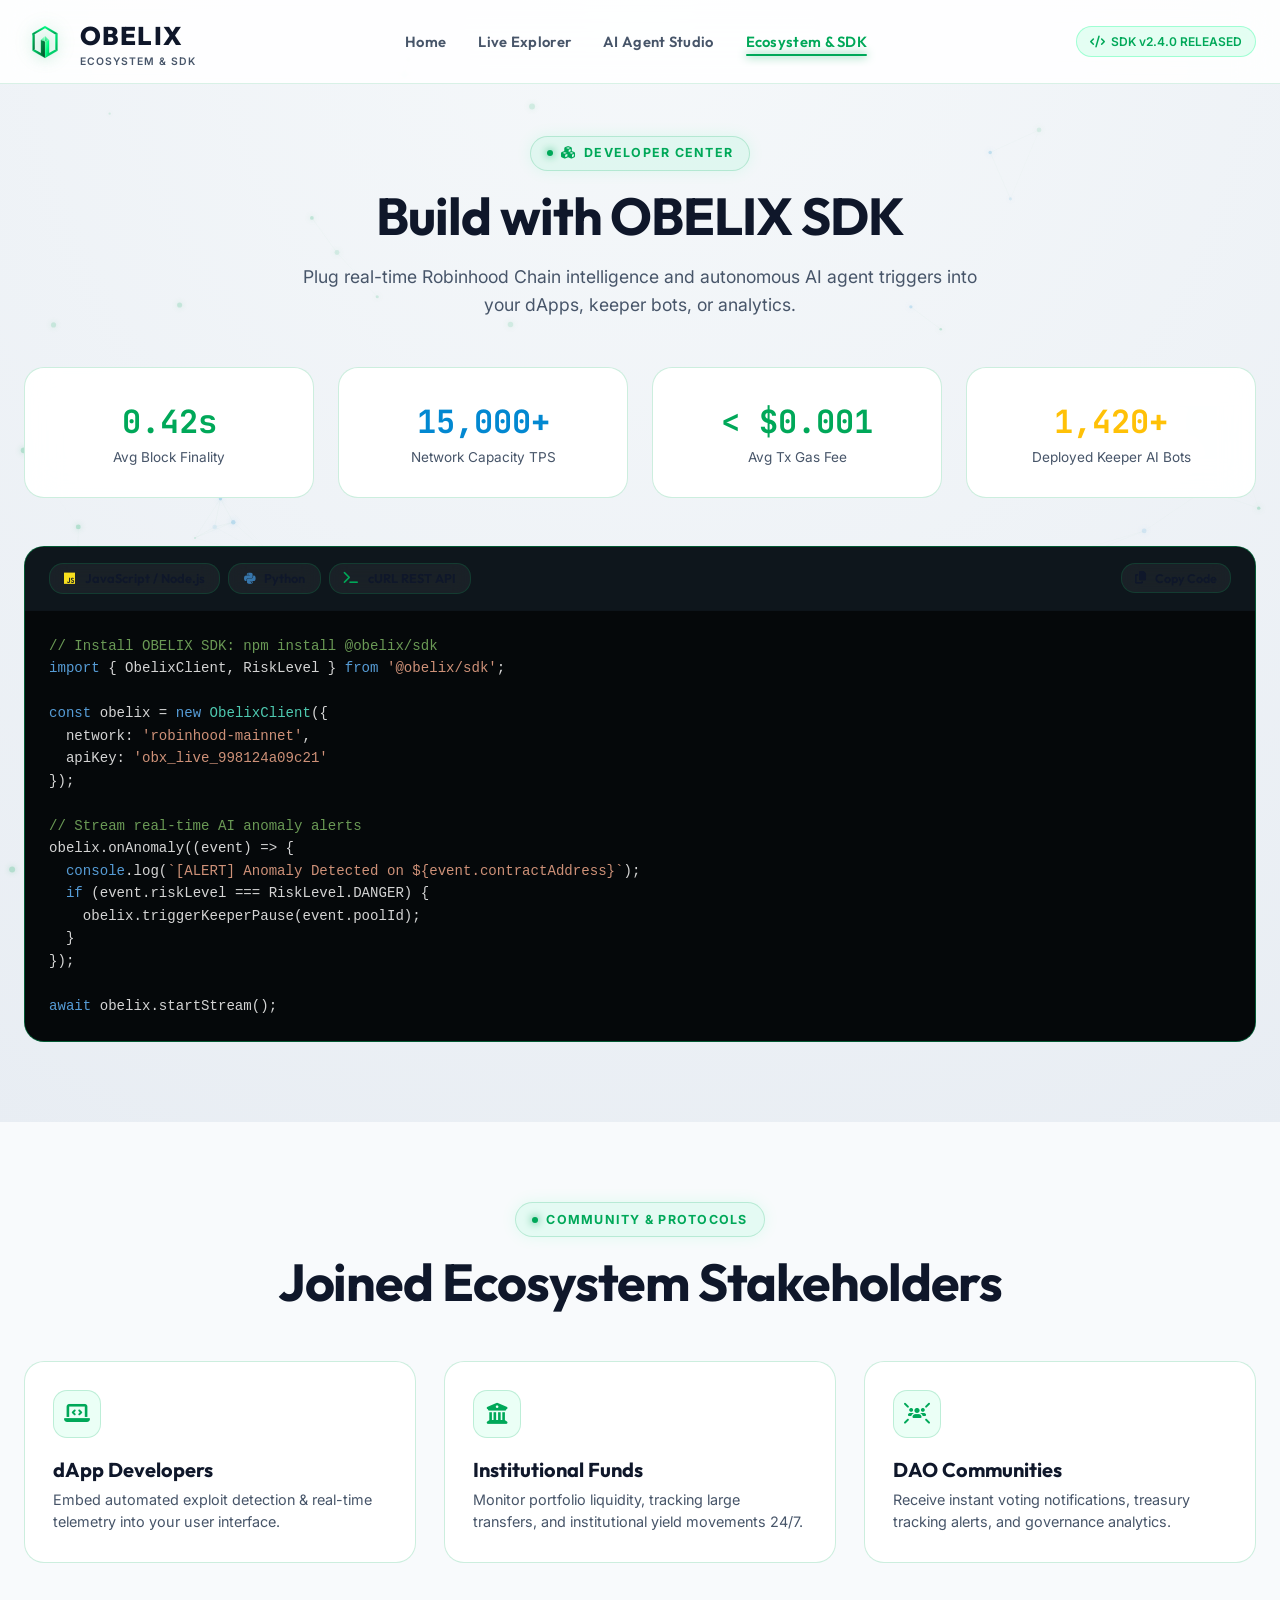
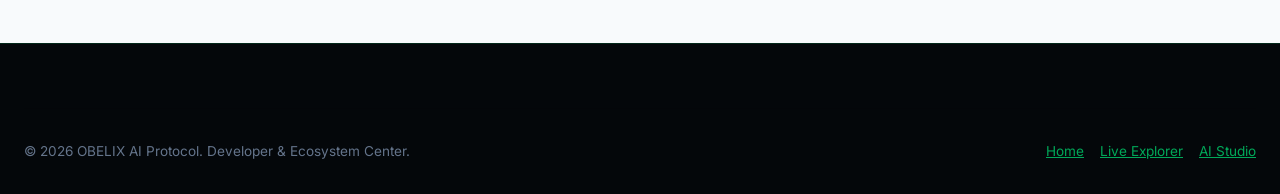
<file: ecosystem.html>
<!DOCTYPE html>
<html lang="en">
<head>
  <meta charset="UTF-8">
  <meta name="viewport" content="width=device-width, initial-scale=1.0">
  <title>Ecosystem & SDK | OBELIX Developer Portal</title>
  <meta name="description" content="Integrate OBELIX AI Agent SDK, stream telemetry data, and build autonomous agents on Robinhood Chain.">
  
  <link rel="stylesheet" href="https://cdnjs.cloudflare.com/ajax/libs/font-awesome/6.4.0/css/all.min.css">
  <link rel="stylesheet" href="css/style.css">
  <link rel="stylesheet" href="css/components.css">
</head>
<body>

  <canvas id="bg-canvas"></canvas>

  <!-- Navbar -->
  <nav class="navbar">
    <div class="container nav-container">
      <a href="index.html" class="brand-logo">
        <div class="logo-icon">
          <img src="assets/logo.svg" alt="OBELIX Logo" width="38" height="38">
        </div>
        <div>
          <span class="brand-title">OBELIX</span>
          <span class="brand-tagline">Ecosystem & SDK</span>
        </div>
      </a>

      <ul class="nav-menu">
        <li><a href="index.html" class="nav-link">Home</a></li>
        <li><a href="explorer.html" class="nav-link">Live Explorer</a></li>
        <li><a href="agent.html" class="nav-link">AI Agent Studio</a></li>
        <li><a href="ecosystem.html" class="nav-link active">Ecosystem & SDK</a></li>
      </ul>

      <div class="nav-right">
        <span class="pulse-badge">
          <i class="fas fa-code"></i> SDK v2.4.0 RELEASED
        </span>
        <button class="hamburger" aria-label="Toggle navigation">
          <i class="fas fa-bars"></i>
        </button>
      </div>
    </div>
  </nav>

  <!-- Hero Section -->
  <section class="section" style="padding-top: 8.5rem;">
    <div class="container">
      <div style="text-align: center; margin-bottom: 3rem;">
        <div class="section-tag"><i class="fas fa-cubes"></i> DEVELOPER CENTER</div>
        <h1 class="section-title">Build with OBELIX SDK</h1>
        <p class="section-subtitle" style="margin: 0 auto;">
          Plug real-time Robinhood Chain intelligence and autonomous AI agent triggers into your dApps, keeper bots, or analytics.
        </p>
      </div>

      <!-- Network Stats Bar -->
      <div class="grid-4" style="margin-bottom: 3rem;">
        <div class="glass-card" style="text-align: center;">
          <div style="font-size: 2rem; font-family: var(--font-code); font-weight: 700; color: var(--accent-primary);">0.42s</div>
          <div style="color: var(--text-muted); font-size: 0.85rem;">Avg Block Finality</div>
        </div>

        <div class="glass-card" style="text-align: center;">
          <div style="font-size: 2rem; font-family: var(--font-code); font-weight: 700; color: var(--accent-cyan);">15,000+</div>
          <div style="color: var(--text-muted); font-size: 0.85rem;">Network Capacity TPS</div>
        </div>

        <div class="glass-card" style="text-align: center;">
          <div style="font-size: 2rem; font-family: var(--font-code); font-weight: 700; color: var(--accent-primary);">&lt; $0.001</div>
          <div style="color: var(--text-muted); font-size: 0.85rem;">Avg Tx Gas Fee</div>
        </div>

        <div class="glass-card" style="text-align: center;">
          <div style="font-size: 2rem; font-family: var(--font-code); font-weight: 700; color: #FFC107;">1,420+</div>
          <div style="color: var(--text-muted); font-size: 0.85rem;">Deployed Keeper AI Bots</div>
        </div>
      </div>

      <!-- Interactive Code Snippet Playground -->
      <div class="glass-card" style="background: #070B0E; border-color: var(--border-highlight); padding: 0; overflow: hidden;" id="docs">
        <div style="background: #0E161C; padding: 1rem 1.5rem; display: flex; align-items: center; justify-content: space-between; border-bottom: 1px solid var(--border-subtle);">
          <div style="display: flex; gap: 0.5rem;" id="code-tabs">
            <button class="btn btn-secondary active-code-tab" onclick="switchCodeTab('js')" style="padding: 0.4rem 0.9rem; font-size: 0.8rem;" id="tab-btn-js">
              <i class="fab fa-js" style="color: #F7DF1E;"></i> JavaScript / Node.js
            </button>
            <button class="btn btn-secondary" onclick="switchCodeTab('python')" style="padding: 0.4rem 0.9rem; font-size: 0.8rem;" id="tab-btn-python">
              <i class="fab fa-python" style="color: #3776AB;"></i> Python
            </button>
            <button class="btn btn-secondary" onclick="switchCodeTab('curl')" style="padding: 0.4rem 0.9rem; font-size: 0.8rem;" id="tab-btn-curl">
              <i class="fas fa-terminal" style="color: var(--accent-primary);"></i> cURL REST API
            </button>
          </div>

          <button class="btn btn-secondary" onclick="copyCodeSnippet()" style="padding: 0.4rem 0.8rem; font-size: 0.78rem;">
            <i class="fas fa-copy"></i> <span id="copy-btn-text">Copy Code</span>
          </button>
        </div>

        <!-- Code Content Areas -->
        <div style="padding: 1.5rem; font-family: var(--font-code); font-size: 0.88rem; overflow-x: auto; background: #05080A; color: #D4D4D4;">
          <!-- JavaScript Snippet -->
          <pre id="snippet-js"><code><span style="color: #6A9955;">// Install OBELIX SDK: npm install @obelix/sdk</span>
<span style="color: #569CD6;">import</span> { ObelixClient, RiskLevel } <span style="color: #569CD6;">from</span> <span style="color: #CE9178;">'@obelix/sdk'</span>;

<span style="color: #569CD6;">const</span> obelix = <span style="color: #569CD6;">new</span> <span style="color: #4EC9B0;">ObelixClient</span>({
  network: <span style="color: #CE9178;">'robinhood-mainnet'</span>,
  apiKey: <span style="color: #CE9178;">'obx_live_998124a09c21'</span>
});

<span style="color: #6A9955;">// Stream real-time AI anomaly alerts</span>
obelix.onAnomaly((event) => {
  <span style="color: #569CD6;">console</span>.log(<span style="color: #CE9178;">`[ALERT] Anomaly Detected on ${event.contractAddress}`</span>);
  <span style="color: #569CD6;">if</span> (event.riskLevel === RiskLevel.DANGER) {
    obelix.triggerKeeperPause(event.poolId);
  }
});

<span style="color: #569CD6;">await</span> obelix.startStream();</code></pre>

          <!-- Python Snippet -->
          <pre id="snippet-python" style="display: none;"><code><span style="color: #6A9955;"># Install OBELIX Python SDK: pip install obelix-sdk</span>
<span style="color: #569CD6;">from</span> obelix <span style="color: #569CD6;">import</span> ObelixAgent, Network

agent = ObelixAgent(
    network=Network.ROBINHOOD_MAINNET,
    api_key=<span style="color: #CE9178;">"obx_live_998124a09c21"</span>
)

<span style="color: #569CD6;">@agent.on_event</span>(category=<span style="color: #CE9178;">"DEFI"</span>, risk_threshold=<span style="color: #B5CEA8;">75</span>)
<span style="color: #569CD6;">def</span> <span style="color: #DCDCAA;">handle_anomaly</span>(event):
    print(<span style="color: #CE9178;">f"High risk transaction detected: {event.tx_hash}"</span>)
    agent.send_telegram_alert(channel_id=<span style="color: #CE9178;">"@obelix_alerts"</span>, message=event.summary)

agent.listen_forever()</code></pre>

          <!-- cURL Snippet -->
          <pre id="snippet-curl" style="display: none;"><code><span style="color: #6A9955;"># Query latest AI Anomaly Insights via REST</span>
curl -X GET <span style="color: #CE9178;">"https://api.obelix.ai/v1/robinhood/anomalies?limit=10"</span> \
  -H <span style="color: #CE9178;">"Authorization: Bearer obx_live_998124a09c21"</span> \
  -H <span style="color: #CE9178;">"Content-Type: application/json"</span></code></pre>
        </div>
      </div>
    </div>
  </section>

  <!-- Community & Ecosystem Grid -->
  <section class="section" style="background: var(--bg-surface);">
    <div class="container">
      <div style="text-align: center; margin-bottom: 3rem;">
        <div class="section-tag">COMMUNITY & PROTOCOLS</div>
        <h2 class="section-title">Joined Ecosystem Stakeholders</h2>
      </div>

      <div class="grid-3">
        <div class="glass-card">
          <div class="track-icon-box"><i class="fas fa-laptop-code"></i></div>
          <h3 class="track-card-title">dApp Developers</h3>
          <p class="track-card-desc">Embed automated exploit detection & real-time telemetry into your user interface.</p>
        </div>

        <div class="glass-card">
          <div class="track-icon-box"><i class="fas fa-building-columns"></i></div>
          <h3 class="track-card-title">Institutional Funds</h3>
          <p class="track-card-desc">Monitor portfolio liquidity, tracking large transfers, and institutional yield movements 24/7.</p>
        </div>

        <div class="glass-card">
          <div class="track-icon-box"><i class="fas fa-users-rays"></i></div>
          <h3 class="track-card-title">DAO Communities</h3>
          <p class="track-card-desc">Receive instant voting notifications, treasury tracking alerts, and governance analytics.</p>
        </div>
      </div>
    </div>
  </section>

  <!-- Footer -->
  <footer class="footer">
    <div class="container">
      <div class="footer-bottom">
        <div>&copy; 2026 OBELIX AI Protocol. Developer & Ecosystem Center.</div>
        <div style="display: flex; gap: 1rem;">
          <a href="index.html" style="color: var(--accent-primary);">Home</a>
          <a href="explorer.html" style="color: var(--accent-primary);">Live Explorer</a>
          <a href="agent.html" style="color: var(--accent-primary);">AI Studio</a>
        </div>
      </div>
    </div>
  </footer>

  <!-- Scripts -->
  <script src="js/main.js"></script>
  <script>
    function switchCodeTab(lang) {
      document.getElementById('snippet-js').style.display = lang === 'js' ? 'block' : 'none';
      document.getElementById('snippet-python').style.display = lang === 'python' ? 'block' : 'none';
      document.getElementById('snippet-curl').style.display = lang === 'curl' ? 'block' : 'none';

      document.querySelectorAll('#code-tabs button').forEach(btn => btn.style.borderColor = 'var(--border-subtle)');
      const activeBtn = document.getElementById('tab-btn-' + lang);
      if (activeBtn) activeBtn.style.borderColor = 'var(--accent-primary)';
    }

    function copyCodeSnippet() {
      let codeText = '';
      if (document.getElementById('snippet-js').style.display !== 'none') {
        codeText = document.getElementById('snippet-js').innerText;
      } else if (document.getElementById('snippet-python').style.display !== 'none') {
        codeText = document.getElementById('snippet-python').innerText;
      } else {
        codeText = document.getElementById('snippet-curl').innerText;
      }

      navigator.clipboard.writeText(codeText);
      const textSpan = document.getElementById('copy-btn-text');
      if (textSpan) {
        textSpan.innerText = 'Copied!';
        setTimeout(() => { textSpan.innerText = 'Copy Code'; }, 2000);
      }
    }
  </script>
</body>
</html>
</file>
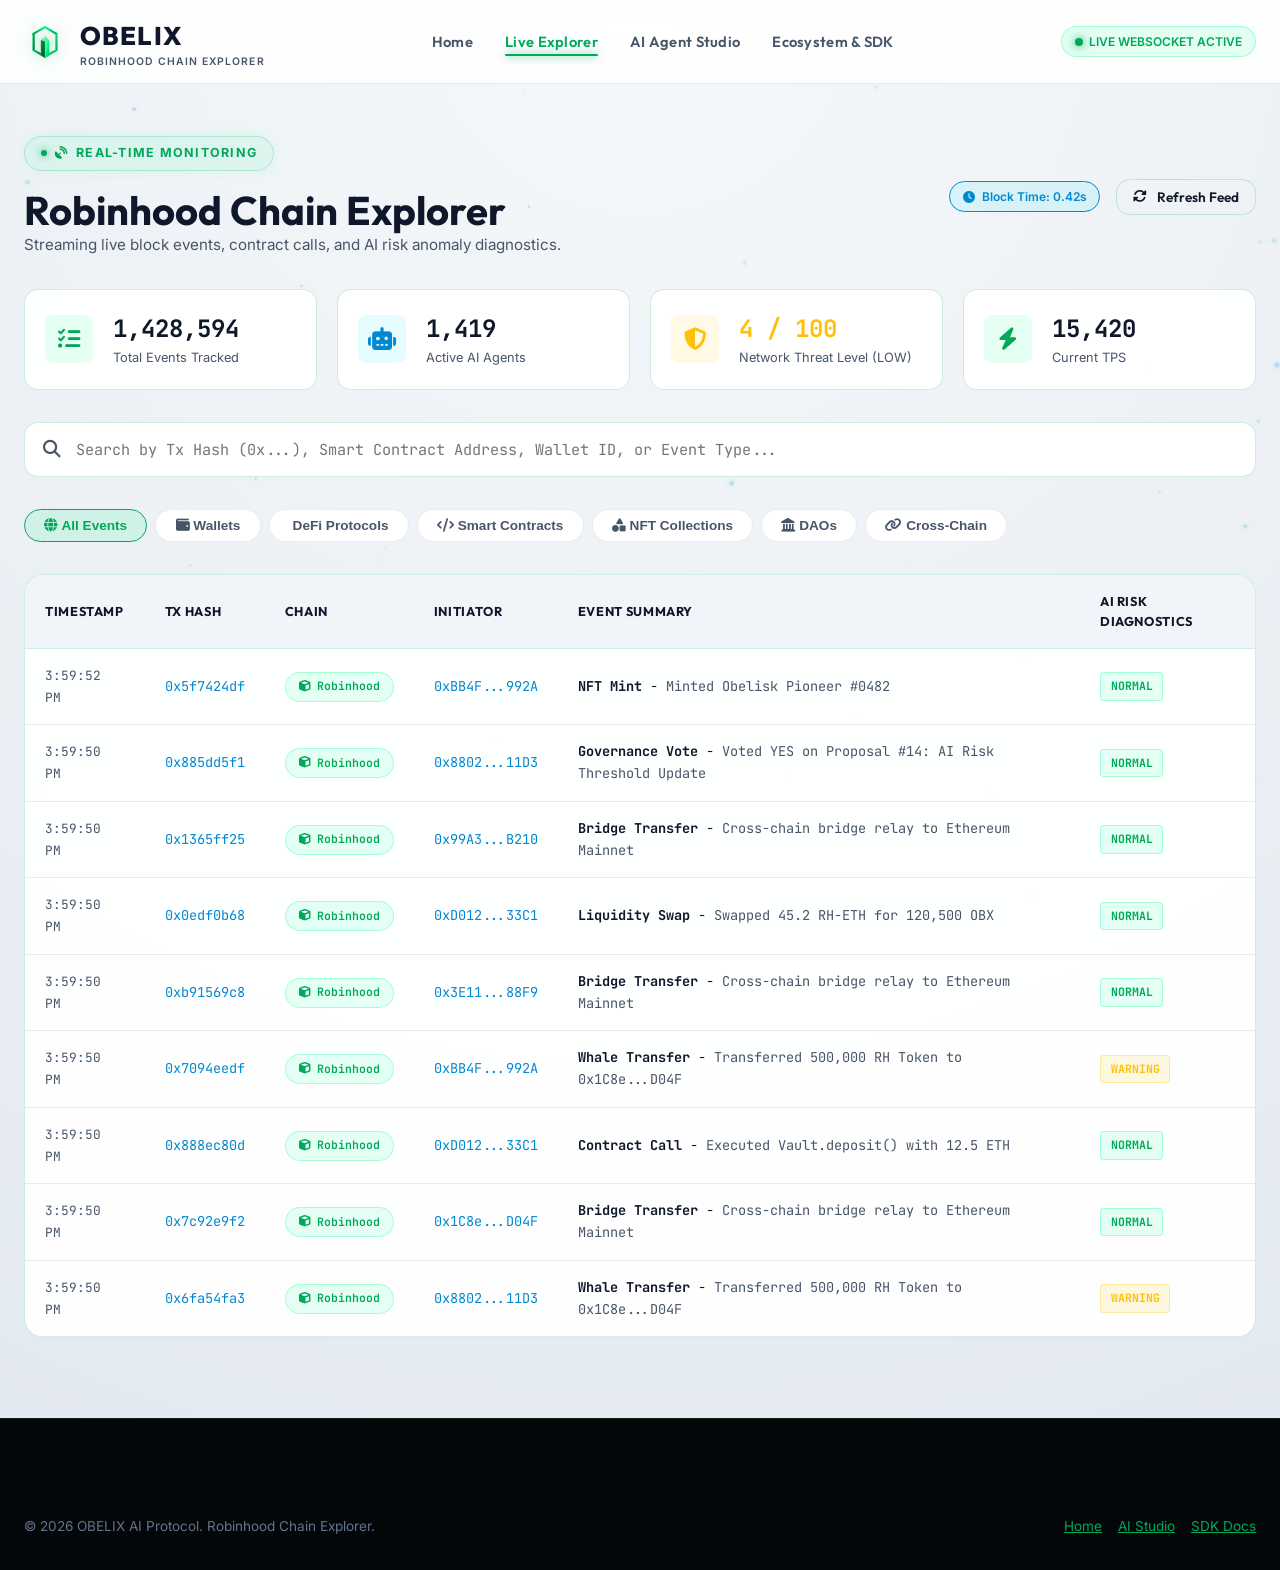
<file: explorer.html>
<!DOCTYPE html>
<html lang="en">
<head>
  <meta charset="UTF-8">
  <meta name="viewport" content="width=device-width, initial-scale=1.0">
  <title>Live Explorer | OBELIX Blockchain AI Monitor</title>
  <meta name="description" content="Real-time blockchain telemetry, smart contract tracker, and AI threat detection console on Robinhood Chain by OBELIX.">
  
  <link rel="stylesheet" href="https://cdnjs.cloudflare.com/ajax/libs/font-awesome/6.4.0/css/all.min.css">
  <link rel="stylesheet" href="css/style.css">
  <link rel="stylesheet" href="css/components.css">
</head>
<body>

  <canvas id="bg-canvas"></canvas>

  <!-- Navbar -->
  <nav class="navbar">
    <div class="container nav-container">
      <a href="index.html" class="brand-logo">
        <div class="logo-icon">
          <img src="assets/logo.svg" alt="OBELIX Logo" width="38" height="38">
        </div>
        <div>
          <span class="brand-title">OBELIX</span>
          <span class="brand-tagline">Robinhood Chain Explorer</span>
        </div>
      </a>

      <ul class="nav-menu">
        <li><a href="index.html" class="nav-link">Home</a></li>
        <li><a href="explorer.html" class="nav-link active">Live Explorer</a></li>
        <li><a href="agent.html" class="nav-link">AI Agent Studio</a></li>
        <li><a href="ecosystem.html" class="nav-link">Ecosystem & SDK</a></li>
      </ul>

      <div class="nav-right">
        <span class="pulse-badge">
          <span class="dot"></span> LIVE WEBSOCKET ACTIVE
        </span>
        <button class="hamburger" aria-label="Toggle navigation">
          <i class="fas fa-bars"></i>
        </button>
      </div>
    </div>
  </nav>

  <!-- Main Section -->
  <section class="section" style="padding-top: 8.5rem;">
    <div class="container">
      <div class="flex-between" style="flex-wrap: wrap; gap: 1rem; margin-bottom: 2rem;">
        <div>
          <div class="section-tag"><i class="fas fa-satellite-dish"></i> REAL-TIME MONITORING</div>
          <h1 style="font-size: 2.5rem;">Robinhood Chain Explorer</h1>
          <p style="color: var(--text-muted); font-size: 0.95rem;">
            Streaming live block events, contract calls, and AI risk anomaly diagnostics.
          </p>
        </div>

        <div style="display: flex; gap: 1rem; align-items: center;">
          <span class="pulse-badge" style="background: rgba(0, 229, 255, 0.1); border-color: var(--accent-cyan); color: var(--accent-cyan);">
            <i class="fas fa-clock"></i> Block Time: 0.42s
          </span>
          <button class="btn btn-secondary" onclick="location.reload()" style="padding: 0.5rem 1rem; font-size: 0.85rem;">
            <i class="fas fa-rotate"></i> Refresh Feed
          </button>
        </div>
      </div>

      <!-- Live Stats Header Cards -->
      <div class="explorer-header-stats">
        <div class="stat-card">
          <div class="stat-icon"><i class="fas fa-list-check"></i></div>
          <div>
            <div class="stat-value" id="stat-total-events">1,428,590</div>
            <div class="stat-label">Total Events Tracked</div>
          </div>
        </div>

        <div class="stat-card">
          <div class="stat-icon" style="color: var(--accent-cyan); background: rgba(0, 229, 255, 0.1);"><i class="fas fa-robot"></i></div>
          <div>
            <div class="stat-value" id="stat-active-agents">1,420</div>
            <div class="stat-label">Active AI Agents</div>
          </div>
        </div>

        <div class="stat-card">
          <div class="stat-icon" style="color: #FFC107; background: rgba(255, 193, 7, 0.1);"><i class="fas fa-shield-halved"></i></div>
          <div>
            <div class="stat-value" style="color: #FFC107;">4 / 100</div>
            <div class="stat-label">Network Threat Level (LOW)</div>
          </div>
        </div>

        <div class="stat-card">
          <div class="stat-icon"><i class="fas fa-bolt"></i></div>
          <div>
            <div class="stat-value">15,420</div>
            <div class="stat-label">Current TPS</div>
          </div>
        </div>
      </div>

      <!-- Search Bar -->
      <div class="search-box">
        <i class="fas fa-search search-icon"></i>
        <input type="text" id="explorer-search" class="search-input" placeholder="Search by Tx Hash (0x...), Smart Contract Address, Wallet ID, or Event Type...">
      </div>

      <!-- Category Filter Tabs -->
      <div class="filter-tabs">
        <button class="filter-btn active" data-filter="ALL"><i class="fas fa-globe"></i> All Events</button>
        <button class="filter-btn" data-filter="WALLETS"><i class="fas fa-wallet"></i> Wallets</button>
        <button class="filter-btn" data-filter="DEFI"><i class="fas fa-chart-candlestick"></i> DeFi Protocols</button>
        <button class="filter-btn" data-filter="SMART CONTRACTS"><i class="fas fa-code"></i> Smart Contracts</button>
        <button class="filter-btn" data-filter="NFTS"><i class="fas fa-shapes"></i> NFT Collections</button>
        <button class="filter-btn" data-filter="DAOS"><i class="fas fa-landmark"></i> DAOs</button>
        <button class="filter-btn" data-filter="CROSS-CHAIN"><i class="fas fa-link"></i> Cross-Chain</button>
      </div>

      <!-- Live Stream Table Container -->
      <div class="live-table-container">
        <table class="live-table">
          <thead>
            <tr>
              <th>Timestamp</th>
              <th>Tx Hash</th>
              <th>Chain</th>
              <th>Initiator</th>
              <th>Event Summary</th>
              <th>AI Risk Diagnostics</th>
            </tr>
          </thead>
          <tbody id="live-stream-body">
            <!-- Dynamically populated by explorer.js -->
          </tbody>
        </table>
      </div>
    </div>
  </section>

  <!-- Footer -->
  <footer class="footer">
    <div class="container">
      <div class="footer-bottom">
        <div>&copy; 2026 OBELIX AI Protocol. Robinhood Chain Explorer.</div>
        <div style="display: flex; gap: 1rem;">
          <a href="index.html" style="color: var(--accent-primary);">Home</a>
          <a href="agent.html" style="color: var(--accent-primary);">AI Studio</a>
          <a href="ecosystem.html" style="color: var(--accent-primary);">SDK Docs</a>
        </div>
      </div>
    </div>
  </footer>

  <!-- Scripts -->
  <script src="js/main.js"></script>
  <script src="js/explorer.js"></script>
</body>
</html>
</file>
<file: css/style.css>
/* ==========================================================================
   OBELIX - Omni Blockchain Event & Ledger Intelligence eXplorer
   Design System & Main Stylesheet
   ========================================================================== */

@import url('https://fonts.googleapis.com/css2?family=Inter:wght@300;400;500;600;700&family=JetBrains+Mono:wght@400;500;600&family=Outfit:wght@400;500;600;700;800;900&display=swap');

:root {
  /* Color Palette - White / Light Infographic Theme */
  --bg-dark: #EDF2F4;
  --bg-card: rgba(255, 255, 255, 0.95);
  --bg-card-hover: #FFFFFF;
  --bg-surface: #F8FAFC;
  --bg-surface-elevated: #FFFFFF;

  --accent-primary: #00A859;
  --accent-primary-hover: #008F4C;
  --accent-glow: rgba(0, 168, 89, 0.25);
  --accent-glow-subtle: rgba(0, 168, 89, 0.08);
  --accent-cyan: #0288D1;
  --accent-cyan-glow: rgba(2, 136, 209, 0.2);

  --border-color: rgba(0, 168, 89, 0.2);
  --border-highlight: rgba(0, 168, 89, 0.5);
  --border-subtle: rgba(0, 0, 0, 0.08);

  --text-main: #0F172A;
  --text-muted: #475569;
  --text-dark: #64748B;
  --text-neon: #00A859;

  /* Typography */
  --font-heading: 'Outfit', -apple-system, sans-serif;
  --font-body: 'Inter', -apple-system, sans-serif;
  --font-code: 'JetBrains Mono', monospace;

  /* Spacing & Layout */
  --radius-sm: 8px;
  --radius-md: 14px;
  --radius-lg: 20px;
  --radius-xl: 28px;
  --radius-full: 9999px;

  --transition-fast: 0.2s cubic-bezier(0.16, 1, 0.3, 1);
  --transition-normal: 0.35s cubic-bezier(0.16, 1, 0.3, 1);
  --transition-slow: 0.6s cubic-bezier(0.16, 1, 0.3, 1);

  --shadow-glow: 0 10px 30px rgba(0, 168, 89, 0.12);
  --shadow-card: 0 12px 35px rgba(15, 23, 42, 0.08);
}

/* Reset & Global Base */
*,
*::before,
*::after {
  box-sizing: border-box;
  margin: 0;
  padding: 0;
}

html {
  scroll-behavior: smooth;
  font-size: 16px;
  background-color: var(--bg-dark);
  color: var(--text-main);
  font-family: var(--font-body);
  overflow-x: hidden;
}

body {
  min-height: 100vh;
  display: flex;
  flex-direction: column;
  line-height: 1.6;
  position: relative;
  background: radial-gradient(circle at 50% 0%, #F5F8FA 0%, #E2E8F0 100%);
}

/* Canvas Background for Ambient Grid & Glowing Particles */
#bg-canvas {
  position: fixed;
  top: 0;
  left: 0;
  width: 100vw;
  height: 100vh;
  z-index: 0;
  pointer-events: none;
  opacity: 0.35;
}

/* Utility Containers */
.container {
  width: 100%;
  max-width: 1280px;
  margin: 0 auto;
  padding: 0 1.5rem;
  position: relative;
  z-index: 1;
}

.section {
  padding: 5rem 0;
  position: relative;
  z-index: 1;
}

/* Typography Helpers */
h1,
h2,
h3,
h4,
h5,
h6 {
  font-family: var(--font-heading);
  color: var(--text-main);
  line-height: 1.15;
  font-weight: 700;
}

.gradient-text {
  background: linear-gradient(135deg, #0F172A 0%, #00A859 60%, #0288D1 100%);
  -webkit-background-clip: text;
  background-clip: text;
  -webkit-text-fill-color: transparent;
}

.gradient-text-green {
  background: linear-gradient(135deg, #00A859 0%, #007A40 100%);
  -webkit-background-clip: text;
  background-clip: text;
  -webkit-text-fill-color: transparent;
}

.section-tag {
  display: inline-flex;
  align-items: center;
  gap: 0.5rem;
  padding: 0.4rem 1rem;
  border-radius: var(--radius-full);
  background: rgba(0, 255, 135, 0.08);
  border: 1px solid var(--border-color);
  color: var(--accent-primary);
  font-size: 0.78rem;
  font-weight: 700;
  letter-spacing: 0.1em;
  text-transform: uppercase;
  margin-bottom: 1rem;
  box-shadow: 0 0 15px rgba(0, 255, 135, 0.1);
}

.section-tag::before {
  content: '';
  width: 6px;
  height: 6px;
  border-radius: 50%;
  background-color: var(--accent-primary);
  box-shadow: 0 0 8px var(--accent-primary);
  animation: pulse-dot 2s infinite;
}

@keyframes pulse-dot {

  0%,
  100% {
    opacity: 1;
    transform: scale(1);
  }

  50% {
    opacity: 0.4;
    transform: scale(1.4);
  }
}

.section-title {
  font-size: 2.5rem;
  margin-bottom: 1rem;
  letter-spacing: -0.02em;
}

@media (min-width: 768px) {
  .section-title {
    font-size: 3.25rem;
  }
}

.section-subtitle {
  font-size: 1.1rem;
  color: var(--text-muted);
  max-width: 700px;
  margin-bottom: 3rem;
}

/* Glassmorphism Card Base */
.glass-card {
  background: var(--bg-card);
  backdrop-filter: blur(16px);
  -webkit-backdrop-filter: blur(16px);
  border: 1px solid var(--border-color);
  border-radius: var(--radius-lg);
  padding: 1.75rem;
  transition: all var(--transition-normal);
  position: relative;
  overflow: hidden;
}

.glass-card::before {
  content: '';
  position: absolute;
  top: 0;
  left: 0;
  right: 0;
  height: 1px;
  background: linear-gradient(90deg, transparent, rgba(0, 255, 135, 0.4), transparent);
  opacity: 0;
  transition: opacity var(--transition-normal);
}

.glass-card:hover {
  background: var(--bg-card-hover);
  border-color: var(--border-highlight);
  transform: translateY(-4px);
  box-shadow: 0 15px 35px rgba(0, 0, 0, 0.4), var(--shadow-glow);
}

.glass-card:hover::before {
  opacity: 1;
}

/* Buttons */
.btn {
  display: inline-flex;
  align-items: center;
  justify-content: center;
  gap: 0.6rem;
  padding: 0.85rem 1.75rem;
  border-radius: var(--radius-md);
  font-family: var(--font-heading);
  font-weight: 600;
  font-size: 0.95rem;
  text-decoration: none;
  cursor: pointer;
  transition: all var(--transition-fast);
  border: none;
  outline: none;
}

.btn-primary {
  background: linear-gradient(135deg, #00FF87 0%, #00C865 100%);
  color: #041009;
  box-shadow: 0 4px 20px rgba(0, 255, 135, 0.35);
}

.btn-primary:hover {
  background: linear-gradient(135deg, #26FF9B 0%, #00E575 100%);
  box-shadow: 0 6px 28px rgba(0, 255, 135, 0.5);
  transform: translateY(-2px);
}

.btn-secondary {
  background: rgba(255, 255, 255, 0.05);
  color: var(--text-main);
  border: 1px solid var(--border-color);
  backdrop-filter: blur(10px);
}

.btn-secondary:hover {
  background: rgba(0, 255, 135, 0.1);
  border-color: var(--border-highlight);
  color: var(--accent-primary);
  transform: translateY(-2px);
}

.btn-icon {
  width: 42px;
  height: 42px;
  padding: 0;
  border-radius: 50%;
}

/* Grid Layouts */
.grid-2 {
  display: grid;
  grid-template-columns: 1fr;
  gap: 2rem;
}

.grid-3 {
  display: grid;
  grid-template-columns: 1fr;
  gap: 1.75rem;
}

.grid-4 {
  display: grid;
  grid-template-columns: 1fr;
  gap: 1.5rem;
}

@media (min-width: 768px) {
  .grid-2 {
    grid-template-columns: repeat(2, 1fr);
  }

  .grid-3 {
    grid-template-columns: repeat(2, 1fr);
  }

  .grid-4 {
    grid-template-columns: repeat(2, 1fr);
  }
}

@media (min-width: 1024px) {
  .grid-3 {
    grid-template-columns: repeat(3, 1fr);
  }

  .grid-4 {
    grid-template-columns: repeat(4, 1fr);
  }
}

/* Flex Utilities */
.flex-center {
  display: flex;
  align-items: center;
  justify-content: center;
}

.flex-between {
  display: flex;
  align-items: center;
  justify-content: space-between;
}

/* Pulse Badge */
.pulse-badge {
  display: inline-flex;
  align-items: center;
  gap: 0.4rem;
  background: rgba(0, 255, 135, 0.1);
  border: 1px solid rgba(0, 255, 135, 0.3);
  padding: 0.3rem 0.8rem;
  border-radius: var(--radius-full);
  font-size: 0.75rem;
  font-weight: 600;
  color: var(--accent-primary);
}

.pulse-badge .dot {
  width: 8px;
  height: 8px;
  background-color: var(--accent-primary);
  border-radius: 50%;
  box-shadow: 0 0 10px var(--accent-primary);
  animation: pulse-dot 1.5s infinite;
}
</file>
<file: css/components.css>
/* ==========================================================================
   OBELIX - Components Stylesheet
   ========================================================================== */

/* --------------------------------------------------------------------------
   1. NAVIGATION BAR
   -------------------------------------------------------------------------- */
.navbar {
  position: fixed;
  top: 0;
  left: 0;
  width: 100%;
  z-index: 100;
  background: rgba(255, 255, 255, 0.88);
  backdrop-filter: blur(20px);
  -webkit-backdrop-filter: blur(20px);
  border-bottom: 1px solid rgba(0, 168, 89, 0.15);
  padding: 1rem 0;
  transition: all var(--transition-normal);
}

.navbar.scrolled {
  background: rgba(255, 255, 255, 0.98);
  padding: 0.75rem 0;
  box-shadow: 0 10px 30px rgba(15, 23, 42, 0.08);
}

.nav-container {
  display: flex;
  align-items: center;
  justify-content: space-between;
}

.brand-logo {
  display: flex;
  align-items: center;
  gap: 0.85rem;
  text-decoration: none;
  color: var(--text-main);
}

.logo-icon {
  width: 42px;
  height: 42px;
  display: flex;
  align-items: center;
  justify-content: center;
  position: relative;
  filter: drop-shadow(0 0 8px rgba(0, 168, 89, 0.3));
}

.brand-title {
  font-family: var(--font-heading);
  font-size: 1.6rem;
  font-weight: 800;
  letter-spacing: 0.05em;
  color: #0F172A;
}

.brand-tagline {
  font-size: 0.65rem;
  color: var(--text-muted);
  text-transform: uppercase;
  letter-spacing: 0.1em;
  font-weight: 600;
  display: block;
  line-height: 1;
}

.nav-menu {
  display: flex;
  align-items: center;
  gap: 2rem;
  list-style: none;
}

.nav-link {
  text-decoration: none;
  color: var(--text-muted);
  font-family: var(--font-heading);
  font-weight: 600;
  font-size: 0.92rem;
  letter-spacing: 0.02em;
  transition: color var(--transition-fast);
  position: relative;
  padding: 0.3rem 0;
}

.nav-link:hover,
.nav-link.active {
  color: var(--accent-primary);
}

.nav-link.active::after {
  content: '';
  position: absolute;
  bottom: 0;
  left: 0;
  width: 100%;
  height: 2px;
  background-color: var(--accent-primary);
  box-shadow: 0 0 10px var(--accent-primary);
  border-radius: 2px;
}

.nav-right {
  display: flex;
  align-items: center;
  gap: 1rem;
}

.hamburger {
  display: none;
  background: none;
  border: none;
  color: var(--text-main);
  font-size: 1.5rem;
  cursor: pointer;
}

@media (max-width: 991px) {
  .hamburger { display: block; }
  .nav-menu {
    position: fixed;
    top: 70px;
    left: -100%;
    width: 100%;
    height: calc(100vh - 70px);
    background: rgba(255, 255, 255, 0.98);
    flex-direction: column;
    justify-content: flex-start;
    padding: 3rem 2rem;
    gap: 1.75rem;
    transition: left var(--transition-normal);
    border-right: 1px solid var(--border-color);
  }
  .nav-menu.active {
    left: 0;
  }
}

/* --------------------------------------------------------------------------
   2. HERO SECTION
   -------------------------------------------------------------------------- */
.hero {
  padding-top: 9rem;
  padding-bottom: 5rem;
  position: relative;
  overflow: hidden;
}

.hero-layout {
  display: grid;
  grid-template-columns: 1fr;
  gap: 3rem;
  align-items: center;
}

@media (min-width: 1024px) {
  .hero-layout {
    grid-template-columns: 1.1fr 0.9fr;
  }
}

.hero-badge-group {
  display: flex;
  flex-wrap: wrap;
  gap: 0.6rem;
  margin-bottom: 1.5rem;
}

.pill-badge {
  display: inline-flex;
  align-items: center;
  gap: 0.5rem;
  background: #FFFFFF;
  border: 1px solid var(--border-color);
  padding: 0.45rem 1rem;
  border-radius: var(--radius-full);
  font-size: 0.8rem;
  font-weight: 600;
  color: var(--text-main);
  box-shadow: 0 4px 15px rgba(15, 23, 42, 0.05);

  span {
    color: var(--text-muted);
    font-size: 0.72rem;
    display: block;
  }
}

.pill-badge svg,
.pill-badge i {
  color: var(--accent-primary);
}

.hero-title {
  font-size: 3.5rem;
  line-height: 1.05;
  margin-bottom: 1.25rem;
  font-weight: 800;
  letter-spacing: -0.03em;
}

@media (min-width: 1200px) {
  .hero-title {
    font-size: 4.5rem;
  }
}

.hero-description {
  font-size: 1.15rem;
  color: var(--text-muted);
  margin-bottom: 2rem;
  line-height: 1.7;
}

/* Hero Visual & Interactive Obelisk Centerpiece */
.hero-visual {
  position: relative;
  display: flex;
  align-items: center;
  justify-content: center;
  min-height: 480px;
}

.obelisk-platform {
  position: relative;
  width: 320px;
  height: 380px;
  display: flex;
  align-items: center;
  justify-content: center;
}

.glowing-ring {
  position: absolute;
  width: 340px;
  height: 340px;
  border-radius: 50%;
  border: 2px dashed rgba(0, 255, 135, 0.3);
  animation: rotate-ring 30s linear infinite;
}

.glowing-ring-inner {
  position: absolute;
  width: 260px;
  height: 260px;
  border-radius: 50%;
  border: 1px solid rgba(0, 229, 255, 0.4);
  box-shadow: inset 0 0 25px rgba(0, 255, 135, 0.15);
  animation: rotate-ring-reverse 20s linear infinite;
}

@keyframes rotate-ring {
  from { transform: rotate(0deg); }
  to { transform: rotate(360deg); }
}

@keyframes rotate-ring-reverse {
  from { transform: rotate(360deg); }
  to { transform: rotate(0deg); }
}

.central-obelisk-img {
  width: 220px;
  height: 220px;
  position: relative;
  z-index: 2;
  filter: drop-shadow(0 0 35px rgba(0, 255, 135, 0.6));
  animation: float-obelisk 4s ease-in-out infinite alternate;
}

@keyframes float-obelisk {
  0% { transform: translateY(-8px); }
  100% { transform: translateY(12px); }
}

.node-chip {
  position: absolute;
  padding: 0.5rem 1rem;
  background: #FFFFFF;
  border: 1px solid var(--border-color);
  border-radius: var(--radius-md);
  color: var(--text-main);
  font-family: var(--font-heading);
  font-size: 0.8rem;
  font-weight: 700;
  display: flex;
  align-items: center;
  gap: 0.5rem;
  cursor: pointer;
  box-shadow: 0 8px 20px rgba(15, 23, 42, 0.08);
  transition: all var(--transition-fast);
  z-index: 3;
}

.node-chip:hover {
  background: rgba(0, 168, 89, 0.08);
  border-color: var(--accent-primary);
  color: var(--accent-primary);
  transform: scale(1.08) translateY(-3px);
  box-shadow: 0 10px 25px rgba(0, 168, 89, 0.25);
}

.node-wallets { top: 5%; left: 0%; }
.node-defi { top: 5%; right: 0%; }
.node-contracts { top: 35%; left: -10%; }
.node-daos { top: 35%; right: -10%; }
.node-tokens { top: 65%; left: 0%; }
.node-crosschain { top: 65%; right: 0%; }
.node-nfts { bottom: 0%; left: 30%; }

@media (max-width: 600px) {
  .node-contracts { left: 0%; }
  .node-daos { right: 0%; }
}

/* --------------------------------------------------------------------------
   3. HOW OBELIX WORKS (Interactive Step Pipeline 01-06)
   -------------------------------------------------------------------------- */
.pipeline-grid {
  display: grid;
  grid-template-columns: repeat(auto-fit, minmax(170px, 1fr));
  gap: 1.25rem;
  position: relative;
  margin-top: 2rem;
}

.pipeline-card {
  background: var(--bg-card);
  border: 1px solid var(--border-color);
  border-radius: var(--radius-lg);
  padding: 1.5rem 1rem;
  text-align: center;
  position: relative;
  cursor: pointer;
  transition: all var(--transition-normal);
}

.pipeline-card::after {
  content: '→';
  position: absolute;
  right: -14px;
  top: 50%;
  transform: translateY(-50%);
  color: var(--accent-primary);
  font-weight: 700;
  font-size: 1.2rem;
  opacity: 0.5;
  z-index: 2;
}

.pipeline-grid .pipeline-card:last-child::after {
  display: none;
}

@media (max-width: 768px) {
  .pipeline-card::after { display: none; }
}

.pipeline-card.active,
.pipeline-card:hover {
  background: rgba(0, 255, 135, 0.06);
  border-color: var(--accent-primary);
  box-shadow: 0 10px 25px rgba(0, 255, 135, 0.2);
  transform: translateY(-5px);
}

.step-num {
  width: 36px;
  height: 36px;
  border-radius: 50%;
  background: rgba(0, 255, 135, 0.1);
  border: 1px solid var(--accent-primary);
  color: var(--accent-primary);
  font-family: var(--font-code);
  font-weight: 700;
  font-size: 0.85rem;
  display: flex;
  align-items: center;
  justify-content: center;
  margin: 0 auto 1rem;
}

.pipeline-card.active .step-num {
  background: var(--accent-primary);
  color: #041009;
  box-shadow: 0 0 15px var(--accent-primary);
}

.step-icon {
  width: 60px;
  height: 60px;
  border-radius: 50%;
  background: rgba(13, 22, 27, 0.9);
  border: 1.5px solid var(--border-color);
  display: flex;
  align-items: center;
  justify-content: center;
  margin: 0 auto 0.85rem;
  font-size: 1.4rem;
  color: var(--accent-primary);
  box-shadow: 0 0 15px rgba(0, 255, 135, 0.15);
  transition: all var(--transition-fast);
}

.pipeline-card:hover .step-icon,
.pipeline-card.active .step-icon {
  border-color: var(--accent-primary);
  background: rgba(0, 255, 135, 0.1);
  box-shadow: 0 0 25px rgba(0, 255, 135, 0.4);
  transform: scale(1.08);
}

.step-title {
  font-size: 1.05rem;
  font-weight: 700;
  letter-spacing: 0.05em;
  margin-bottom: 0.4rem;
  text-transform: uppercase;
}

.step-desc {
  font-size: 0.8rem;
  color: var(--text-muted);
  line-height: 1.4;
}

/* Active Step Details Panel */
.pipeline-detail-box {
  margin-top: 2rem;
  background: #FFFFFF;
  box-shadow: var(--shadow-card);
  border: 1px solid var(--border-color);
  border-radius: var(--radius-lg);
  padding: 2rem;
  display: flex;
  align-items: center;
  justify-content: space-between;
  gap: 2rem;
}

@media (max-width: 768px) {
  .pipeline-detail-box {
    flex-direction: column;
    text-align: center;
  }
}

/* --------------------------------------------------------------------------
   4. WHAT OBELIX TRACKS & KEY BENEFITS CARDS
   -------------------------------------------------------------------------- */
.track-icon-box {
  width: 48px;
  height: 48px;
  border-radius: var(--radius-md);
  background: rgba(0, 255, 135, 0.08);
  border: 1px solid var(--border-color);
  color: var(--accent-primary);
  display: flex;
  align-items: center;
  justify-content: center;
  font-size: 1.3rem;
  margin-bottom: 1.25rem;
}

.track-card-title {
  font-size: 1.25rem;
  font-weight: 700;
  margin-bottom: 0.5rem;
}

.track-card-desc {
  font-size: 0.9rem;
  color: var(--text-muted);
  line-height: 1.55;
}

/* Robot AI Avatar Callout */
.robot-hero-banner {
  background: linear-gradient(135deg, rgba(13, 24, 28, 0.9) 0%, rgba(6, 12, 14, 0.95) 100%);
  border: 1px solid var(--border-highlight);
  border-radius: var(--radius-xl);
  padding: 3rem;
  display: grid;
  grid-template-columns: 1fr;
  gap: 2rem;
  align-items: center;
  margin-top: 3rem;
  position: relative;
  overflow: hidden;
}

@media (min-width: 992px) {
  .robot-hero-banner {
    grid-template-columns: 0.8fr 1.2fr;
  }
}

.robot-img-wrapper {
  display: flex;
  align-items: center;
  justify-content: center;
  position: relative;
}

.robot-avatar {
  width: 240px;
  height: 240px;
  object-fit: contain;
  filter: drop-shadow(0 0 25px rgba(0, 255, 135, 0.4));
  animation: float-obelisk 5s ease-in-out infinite alternate;
}

/* --------------------------------------------------------------------------
   5. LIVE EXPLORER CONSOLE (explorer.html)
   -------------------------------------------------------------------------- */
.explorer-header-stats {
  display: grid;
  grid-template-columns: repeat(auto-fit, minmax(220px, 1fr));
  gap: 1.25rem;
  margin-bottom: 2rem;
}

.stat-card {
  background: var(--bg-card);
  border: 1px solid var(--border-color);
  border-radius: var(--radius-md);
  padding: 1.25rem;
  display: flex;
  align-items: center;
  gap: 1.25rem;
}

.stat-icon {
  width: 48px;
  height: 48px;
  border-radius: var(--radius-sm);
  background: rgba(0, 255, 135, 0.1);
  color: var(--accent-primary);
  display: flex;
  align-items: center;
  justify-content: center;
  font-size: 1.4rem;
}

.stat-value {
  font-family: var(--font-code);
  font-size: 1.5rem;
  font-weight: 700;
  color: var(--text-main);
}

.stat-label {
  font-size: 0.8rem;
  color: var(--text-muted);
}

/* Search Bar */
.search-box {
  position: relative;
  margin-bottom: 2rem;
}

.search-input {
  width: 100%;
  background: #FFFFFF;
  border: 1px solid var(--border-color);
  border-radius: var(--radius-md);
  padding: 1rem 1rem 1rem 3.2rem;
  color: var(--text-main);
  font-family: var(--font-code);
  font-size: 0.95rem;
  outline: none;
  transition: all var(--transition-fast);
}

.search-input:focus {
  border-color: var(--accent-primary);
  box-shadow: 0 0 20px rgba(0, 255, 135, 0.2);
}

.search-icon {
  position: absolute;
  left: 1.2rem;
  top: 50%;
  transform: translateY(-50%);
  color: var(--text-muted);
  font-size: 1.1rem;
}

/* Live Event Table / Stream */
.filter-tabs {
  display: flex;
  gap: 0.5rem;
  margin-bottom: 1.5rem;
  overflow-x: auto;
  padding-bottom: 0.5rem;
}

.filter-btn {
  background: #FFFFFF;
  border: 1px solid var(--border-subtle);
  color: var(--text-muted);
  padding: 0.5rem 1.2rem;
  border-radius: var(--radius-full);
  font-size: 0.85rem;
  font-weight: 600;
  cursor: pointer;
  white-space: nowrap;
  transition: all var(--transition-fast);
}

.filter-btn.active,
.filter-btn:hover {
  background: rgba(0, 255, 135, 0.12);
  border-color: var(--accent-primary);
  color: var(--accent-primary);
}

.live-table-container {
  overflow-x: auto;
  border-radius: var(--radius-lg);
  border: 1px solid var(--border-color);
  background: var(--bg-card);
}

.live-table {
  width: 100%;
  border-collapse: collapse;
  text-align: left;
  font-size: 0.9rem;
}

.live-table th {
  background: #F1F5F9;
  padding: 1rem 1.25rem;
  font-family: var(--font-heading);
  font-weight: 700;
  color: var(--text-main);
  border-bottom: 1px solid var(--border-color);
  font-size: 0.8rem;
  text-transform: uppercase;
  letter-spacing: 0.05em;
}

.live-table td {
  padding: 1rem 1.25rem;
  border-bottom: 1px solid var(--border-subtle);
  font-family: var(--font-code);
  font-size: 0.85rem;
}

.live-table tr:hover {
  background: rgba(0, 255, 135, 0.04);
}

.tx-hash {
  color: var(--accent-cyan);
  text-decoration: none;
}

.tx-hash:hover {
  text-decoration: underline;
}

.tag-badge {
  padding: 0.25rem 0.6rem;
  border-radius: 4px;
  font-size: 0.72rem;
  font-weight: 700;
  display: inline-block;
}

.tag-normal { background: rgba(0, 255, 135, 0.1); color: var(--accent-primary); border: 1px solid rgba(0, 255, 135, 0.3); }
.tag-warning { background: rgba(255, 193, 7, 0.12); color: #FFC107; border: 1px solid rgba(255, 193, 7, 0.3); }
.tag-danger { background: rgba(255, 77, 77, 0.12); color: #FF4D4D; border: 1px solid rgba(255, 77, 77, 0.3); }

/* --------------------------------------------------------------------------
   6. AI TERMINAL & COMMAND CONSOLE (agent.html)
   -------------------------------------------------------------------------- */
.terminal-window {
  background: #05080A;
  border: 1px solid var(--border-highlight);
  border-radius: var(--radius-lg);
  box-shadow: 0 20px 50px rgba(0, 0, 0, 0.8), 0 0 30px rgba(0, 255, 135, 0.1);
  overflow: hidden;
}

.terminal-header {
  background: #0B1116;
  padding: 0.75rem 1.25rem;
  display: flex;
  align-items: center;
  justify-content: space-between;
  border-bottom: 1px solid var(--border-subtle);
}

.terminal-dots {
  display: flex;
  gap: 0.5rem;
}

.dot-btn {
  width: 12px;
  height: 12px;
  border-radius: 50%;
}

.dot-red { background: #FF5F56; }
.dot-yellow { background: #FFBD2E; }
.dot-green { background: #27C93F; }

.terminal-title {
  font-family: var(--font-code);
  font-size: 0.8rem;
  color: #94A3B8;
}

.terminal-body {
  padding: 1.5rem;
  font-family: var(--font-code);
  font-size: 0.9rem;
  min-height: 380px;
  max-height: 480px;
  overflow-y: auto;
  color: #D4D4D4;
}

.terminal-line {
  margin-bottom: 0.75rem;
  line-height: 1.5;
}

.terminal-prompt {
  color: var(--accent-primary);
  font-weight: 700;

  margin-right: 0.5rem;
}

.terminal-input-row {
  display: flex;
  align-items: center;
  margin-top: 1rem;
  background: rgba(255, 255, 255, 0.03);
  padding: 0.5rem 1rem;
  border-radius: var(--radius-sm);
  border: 1px solid var(--border-subtle);
}

.terminal-input {
  background: transparent;
  border: none;
  color: var(--text-main);
  font-family: var(--font-code);
  font-size: 0.9rem;
  width: 100%;
  outline: none;
}

.quick-prompts {
  display: flex;
  flex-wrap: wrap;
  gap: 0.6rem;
  margin-top: 1.25rem;
}

.prompt-chip {
  background: rgba(0, 255, 135, 0.06);
  border: 1px solid var(--border-color);
  color: var(--accent-primary);
  padding: 0.4rem 0.85rem;
  border-radius: var(--radius-full);
  font-family: var(--font-code);
  font-size: 0.78rem;
  cursor: pointer;
  transition: all var(--transition-fast);
}

.prompt-chip:hover {
  background: var(--accent-primary);
  color: #041009;
}

/* --------------------------------------------------------------------------
   7. FOOTER
   -------------------------------------------------------------------------- */
.footer {
  background: #04070A;
  border-top: 1px solid var(--border-color);
  padding: 4rem 0 2rem;
  margin-top: auto;
  position: relative;
  z-index: 2;
}

.footer-grid {
  display: grid;
  grid-template-columns: repeat(auto-fit, minmax(200px, 1fr));
  gap: 2.5rem;
  margin-bottom: 3rem;
}

.footer-brand p {
  color: var(--text-muted);
  font-size: 0.9rem;
  margin-top: 1rem;
  max-width: 320px;
}

.footer-heading {
  font-size: 1rem;
  font-weight: 700;
  margin-bottom: 1.25rem;
  color: var(--text-main);
}

.footer-links {
  list-style: none;
}

.footer-links li {
  margin-bottom: 0.75rem;
}

.footer-links a {
  color: var(--text-muted);
  text-decoration: none;
  font-size: 0.9rem;
  transition: color var(--transition-fast);
}

.footer-links a:hover {
  color: var(--accent-primary);
}

.footer-bottom {
  border-top: 1px solid var(--border-subtle);
  padding-top: 2rem;
  display: flex;
  flex-wrap: wrap;
  align-items: center;
  justify-content: space-between;
  gap: 1rem;
  font-size: 0.85rem;
  color: var(--text-dark);
}

.footer-socials {
  display: flex;
  gap: 1rem;
}

.social-icon {
  width: 36px;
  height: 36px;
  border-radius: 50%;
  background: rgba(255, 255, 255, 0.04);
  border: 1px solid var(--border-subtle);
  color: var(--text-muted);
  display: flex;
  align-items: center;
  justify-content: center;
  text-decoration: none;
  transition: all var(--transition-fast);
}

.social-icon:hover {
  background: var(--accent-primary);
  color: #041009;
  transform: translateY(-3px);
}
</file>
